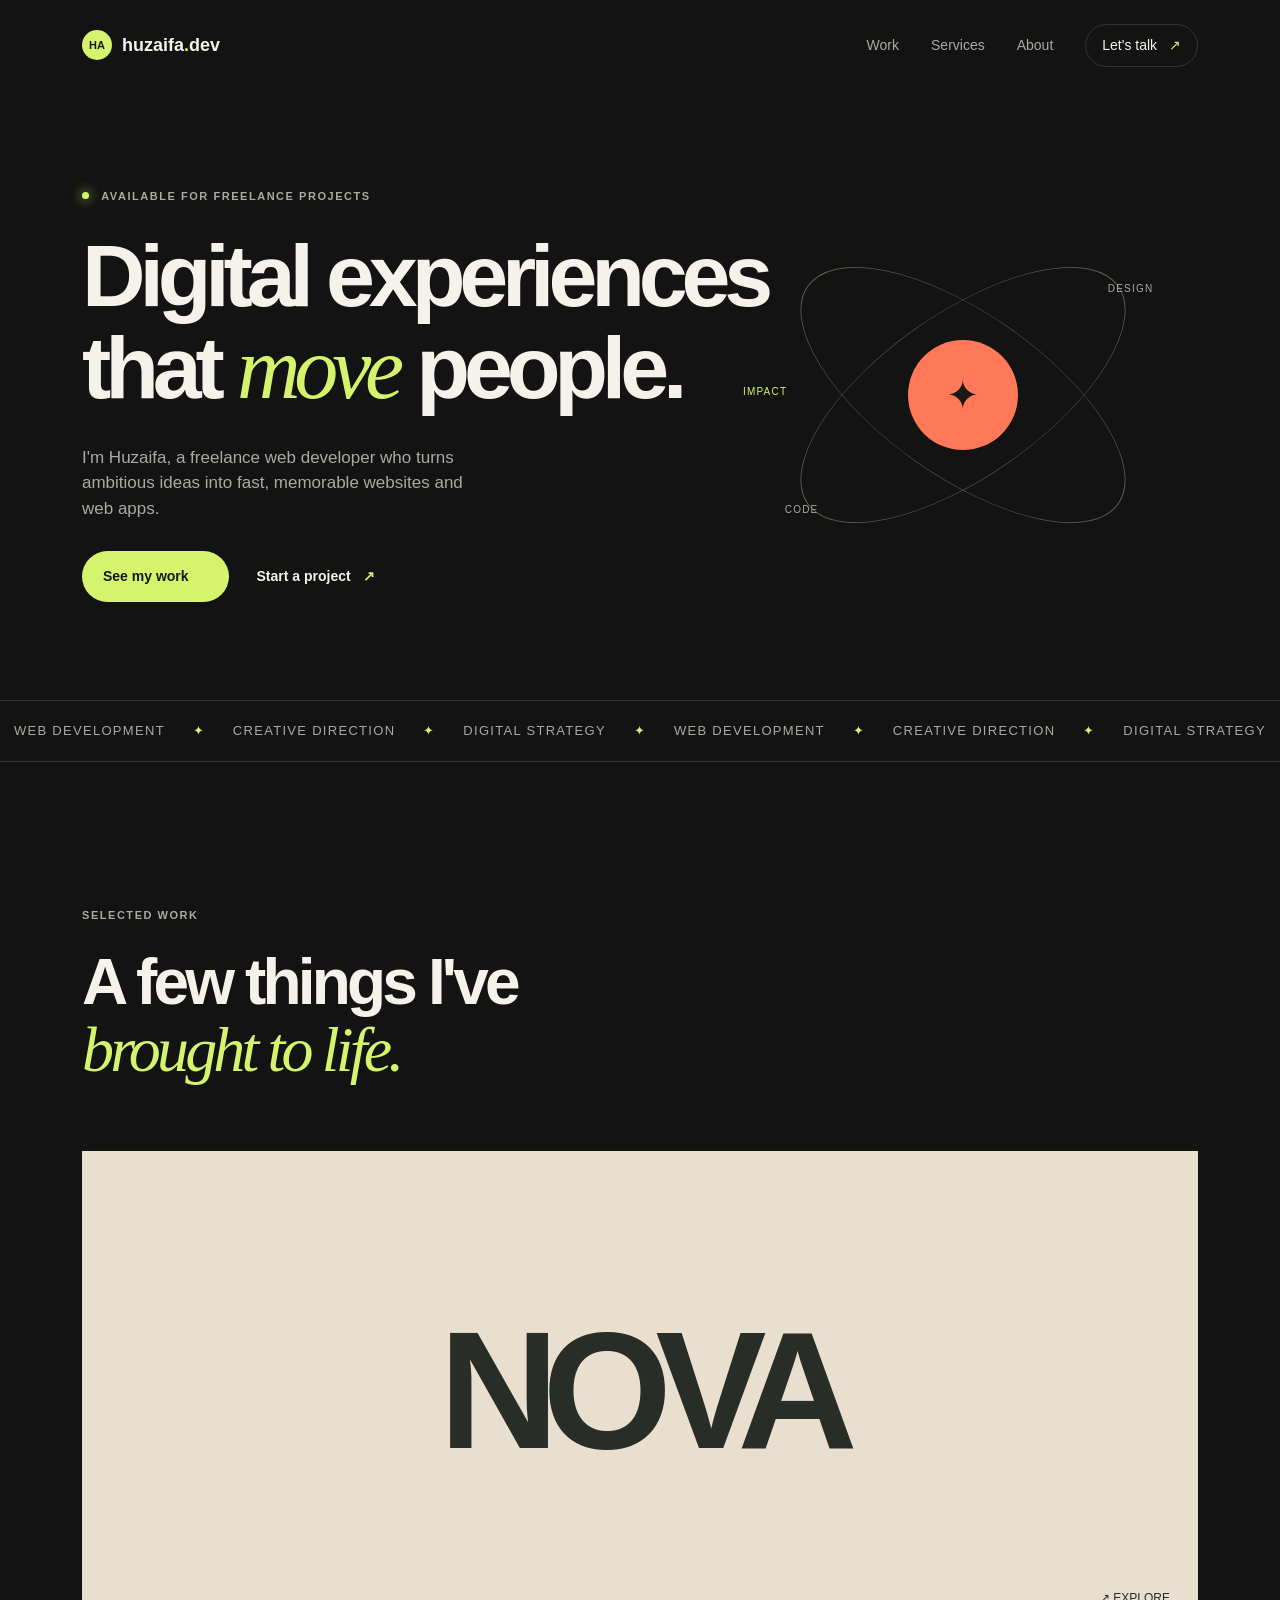
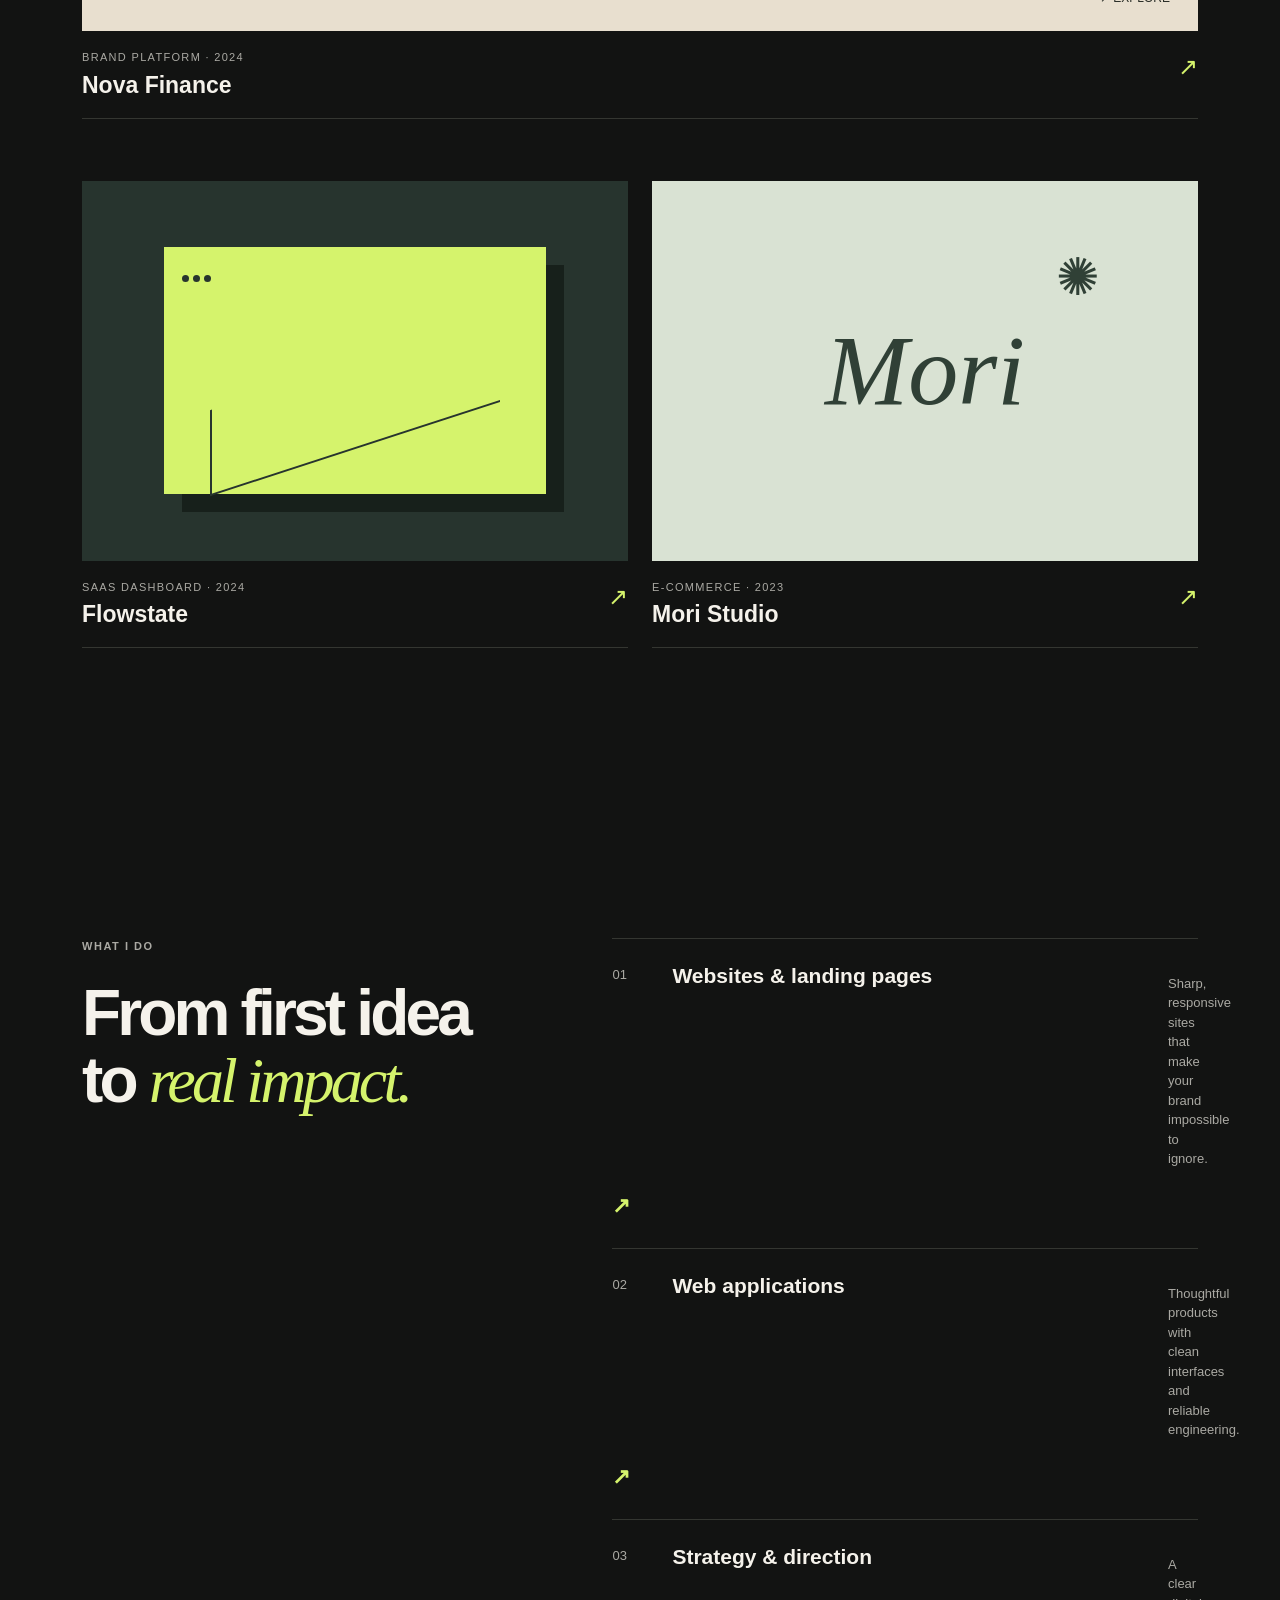
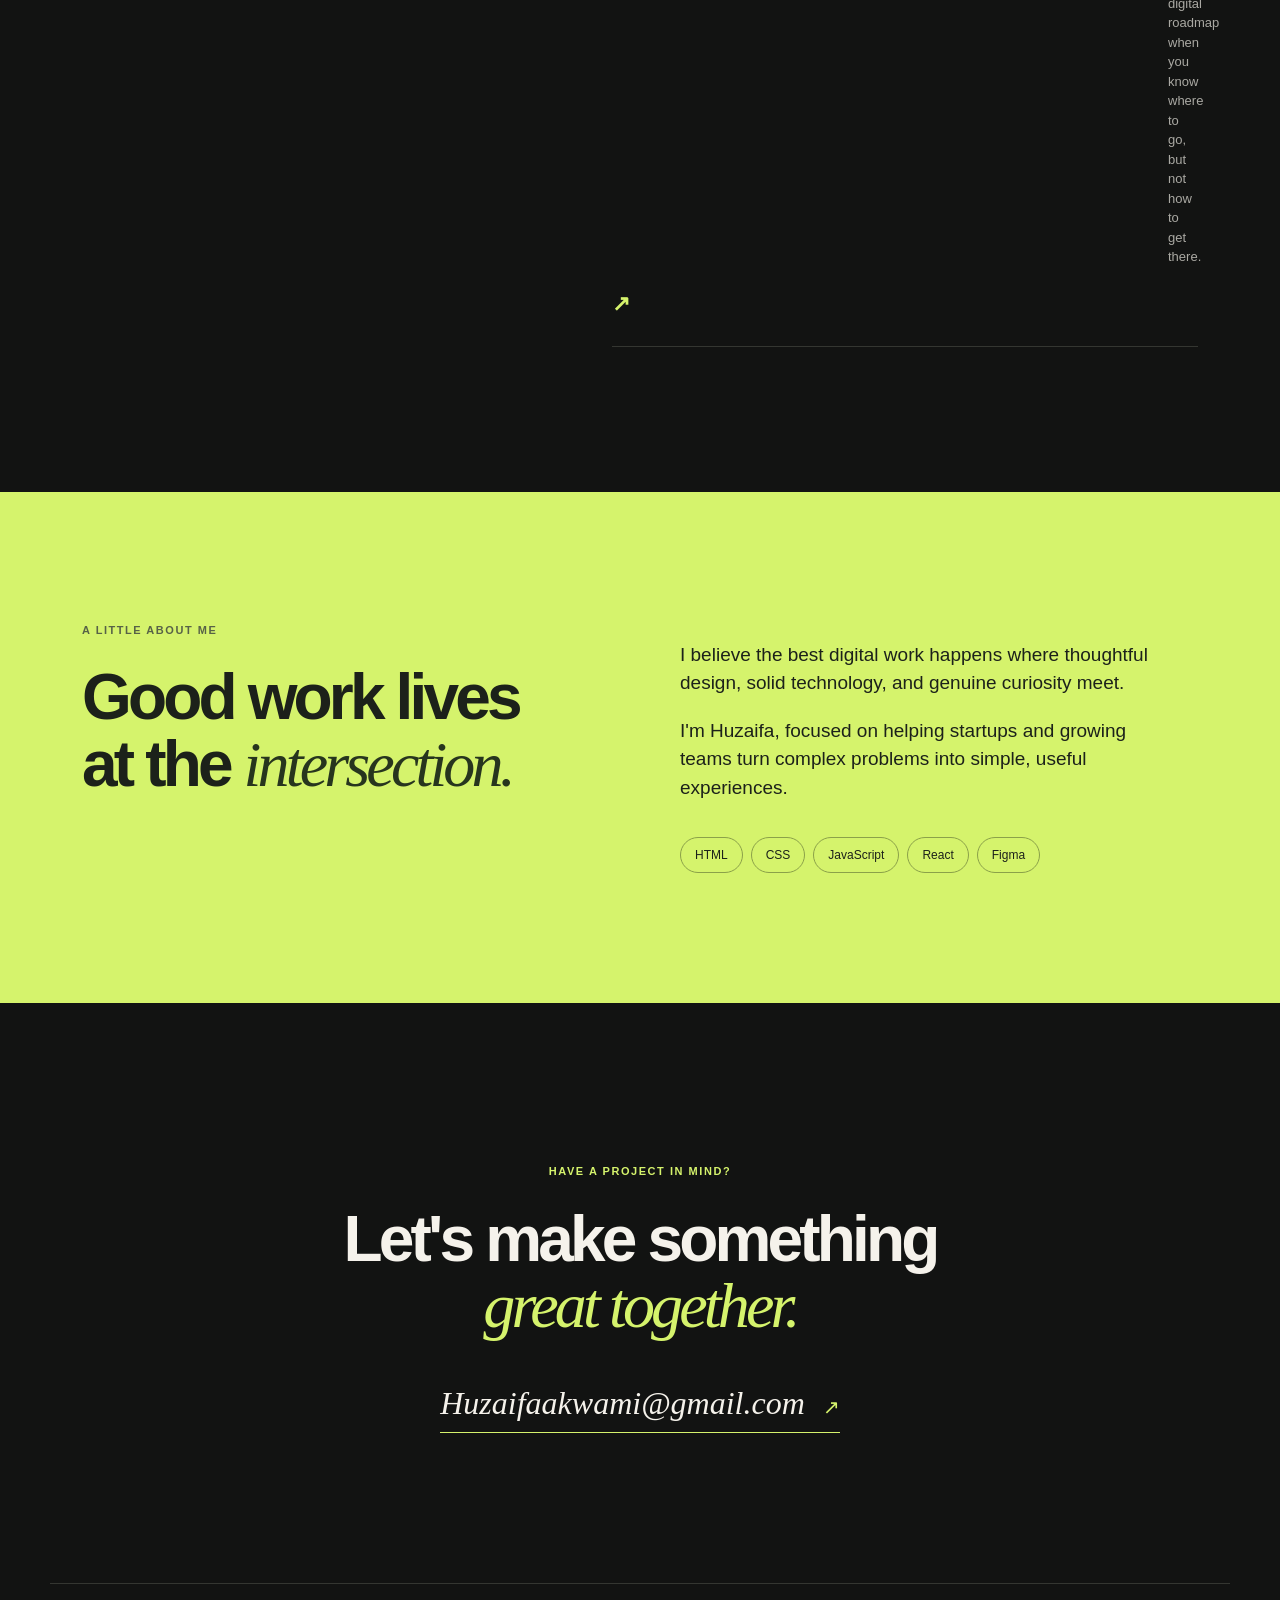
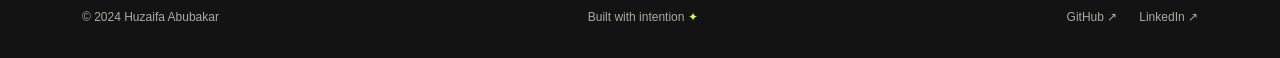
<file: index.html>
<!doctype html>
<html lang="en">
<head>
  <meta charset="UTF-8">
  <meta name="viewport" content="width=device-width, initial-scale=1.0">
  <meta name="description" content="Huzaifa Abubakar is a freelance web developer building fast, polished websites and web applications.">
  <title>Huzaifa Abubakar — Freelance Web Developer</title>
  <style>
    :root{--ink:#f5f2eb;--muted:#aaa9a3;--bg:#121312;--line:#343631;--lime:#d5f36c;--orange:#ff7958}*{box-sizing:border-box}html{scroll-behavior:smooth}body{margin:0;background:var(--bg);color:var(--ink);font-family:Arial,Helvetica,sans-serif;line-height:1.5}a{color:inherit;text-decoration:none}.section-wrap{max-width:1180px;margin:auto;padding-left:32px;padding-right:32px}.site-header{height:90px;max-width:1180px;margin:auto;padding:0 32px;display:flex;align-items:center;justify-content:space-between}.logo{display:flex;align-items:center;gap:10px;font-size:18px;font-weight:700}.logo>span{font-size:11px;background:var(--lime);color:#171814;width:30px;height:30px;display:grid;place-items:center;border-radius:50%}.logo strong span{color:var(--lime)}.nav{display:flex;align-items:center;gap:32px;color:var(--muted);font-size:14px}.nav a:hover,.text-link:hover{color:var(--ink)}.nav-cta{padding:10px 16px;border:1px solid var(--line);border-radius:30px;color:var(--ink)}.nav-cta span,.text-link span,.button span{color:var(--lime);margin-left:8px}.menu-toggle{display:none;background:none;border:0}.menu-toggle span{display:block;width:24px;height:1px;background:var(--ink);margin:6px}.hero{min-height:610px;display:flex;align-items:center;justify-content:space-between;position:relative;overflow:hidden}.eyebrow{text-transform:uppercase;letter-spacing:.14em;color:var(--muted);font-size:11px;font-weight:700;margin:0 0 26px}.status-dot{display:inline-block;background:var(--lime);width:7px;height:7px;border-radius:50%;margin:0 8px 1px 0;box-shadow:0 0 12px var(--lime)}h1,h2,h3{margin:0;line-height:1.04}h1{font-size:clamp(48px,7vw,88px);letter-spacing:-.07em;max-width:720px}h1 em,h2 em{font-family:Georgia,serif;font-weight:400;color:var(--lime)}.hero-text{max-width:410px;color:var(--muted);font-size:17px;margin:30px 0}.hero-actions{display:flex;align-items:center;gap:28px}.button{display:inline-block;padding:15px 21px;border-radius:30px;font-size:14px;font-weight:700}.button-primary{background:var(--lime);color:#171814}.text-link{font-size:14px;font-weight:700}.hero-orbit{width:380px;height:380px;position:relative;flex:none;margin-right:4%}.orbit{border:1px solid var(--line);border-radius:50%;position:absolute;inset:0}.orbit-one{transform:rotate(35deg) scaleY(.43);border-color:#5d624f}.orbit-two{transform:rotate(-35deg) scaleY(.43);border-color:#5d624f}.orbit-core{position:absolute;left:50%;top:50%;transform:translate(-50%,-50%);width:110px;height:110px;border-radius:50%;background:var(--orange);display:grid;place-items:center;font-size:40px;color:#1b1714}.orbit-label{position:absolute;font-size:10px;letter-spacing:.12em;color:var(--muted)}.label-one{top:20%;right:0}.label-two{bottom:18%;left:3%}.label-three{top:47%;left:-8%;color:var(--lime)}.marquee{border-block:1px solid var(--line);overflow:hidden;white-space:nowrap}.marquee-track{display:flex;justify-content:space-around;min-width:1050px;padding:20px 0;color:var(--muted);font-size:13px;text-transform:uppercase;letter-spacing:.1em}.marquee b{color:var(--lime);font-weight:400}.section{padding-top:145px;padding-bottom:145px}.section-heading{margin-bottom:68px}.section-heading h2,.about-section h2,.contact-section h2{font-size:clamp(40px,5vw,68px);letter-spacing:-.06em}.project-grid{display:grid;grid-template-columns:1fr 1fr;gap:62px 24px}.project-card:first-child{grid-column:span 2}.project-visual{height:380px;display:grid;place-items:center;overflow:hidden;position:relative}.project-large .project-visual{height:480px}.visual-one{background:#e8dfcf;color:#292d27}.visual-word{font-size:clamp(70px,13vw,170px);letter-spacing:-.1em;font-weight:700}.visual-ui{position:absolute;right:28px;bottom:24px;font-size:12px;text-transform:uppercase}.visual-two{background:#27342e}.dashboard{background:var(--lime);width:70%;height:65%;padding:18px;box-shadow:18px 18px 0 #17201b;position:relative}.dashboard span{display:inline-block;width:7px;height:7px;border-radius:50%;background:#27342e;margin-right:4px}.chart{position:absolute;bottom:18%;left:12%;right:12%;height:35%;border-bottom:2px solid #27342e;border-left:2px solid #27342e;transform:skewY(-18deg)}.visual-three{background:#d9e2d3;color:#304036}.sun{font-size:52px;position:absolute;top:15%;right:18%}.serif-word{font:italic 100px Georgia}.project-meta{display:flex;justify-content:space-between;padding-top:18px;border-bottom:1px solid var(--line);padding-bottom:20px}.project-type{color:var(--muted);font-size:11px;text-transform:uppercase;letter-spacing:.12em;margin:0 0 8px}.project-meta h3{font-size:23px}.arrow{color:var(--lime);font-size:24px}.services-section{display:grid;grid-template-columns:1fr 1.3fr;gap:80px}.services-list{border-top:1px solid var(--line)}.service{display:grid;grid-template-columns:40px 1fr 30px;gap:20px;align-items:start;padding:26px 0;border-bottom:1px solid var(--line)}.service>span,.service p{color:var(--muted);font-size:13px}.service h3{font-size:21px}.service p{margin:9px 0 0;max-width:300px}.service b{color:var(--lime);font-size:22px}.about-section{background:var(--lime);color:#1c211a;padding:130px 0}.about-grid{display:grid;grid-template-columns:1fr 1fr;gap:80px}.about-section .eyebrow{color:#576247}.about-section h2 em{color:#27351e}.about-copy>p{font-size:19px;max-width:470px}.stack{display:flex;flex-wrap:wrap;gap:8px;margin-top:35px}.stack span{border:1px solid #8ba149;border-radius:20px;padding:8px 14px;font-size:12px}.contact-section{text-align:center;padding-top:160px;padding-bottom:150px}.contact-section .eyebrow{color:var(--lime)}.contact-email{display:inline-block;font:clamp(20px,3vw,32px) Georgia,serif;font-style:italic;margin-top:45px;border-bottom:1px solid var(--lime);padding-bottom:10px}.contact-email span{font:20px Arial;color:var(--lime);margin-left:10px}.site-footer{border-top:1px solid var(--line);padding-top:24px;padding-bottom:32px;color:var(--muted);font-size:12px;display:flex;justify-content:space-between}.site-footer div{display:flex;gap:22px}.site-footer a:hover{color:var(--lime)}.site-footer i{color:var(--lime);font-style:normal}
    @media(max-width:800px){.site-header{height:75px}.menu-toggle{display:block}.nav{display:none;position:absolute;z-index:10;top:75px;left:0;right:0;background:var(--bg);padding:24px 32px 30px;flex-direction:column;align-items:flex-start;border-bottom:1px solid var(--line)}.nav.open{display:flex}.hero{min-height:670px;display:block;padding-top:100px}.hero-orbit{position:absolute;width:260px;height:260px;right:-80px;bottom:30px;opacity:.8}.orbit-core{width:75px;height:75px;font-size:27px}.hero-text{font-size:15px}.section{padding-top:100px;padding-bottom:100px}.project-grid{display:block}.project-card{margin-bottom:52px}.project-large .project-visual,.project-visual{height:300px}.services-section,.about-grid{display:block}.services-list{margin-top:50px}.about-section{padding:100px 0}.about-copy{margin-top:50px}.site-footer{flex-wrap:wrap;gap:16px}.site-footer>span:nth-child(2){order:3;width:100%}}
  </style>
</head>
<body>
  <header class="site-header"><a class="logo" href="#top" aria-label="Huzaifa Abubakar home"><span>HA</span><strong>huzaifa<span>.</span>dev</strong></a><button class="menu-toggle" aria-label="Toggle navigation" aria-expanded="false"><span></span><span></span></button><nav class="nav" aria-label="Main navigation"><a href="#work">Work</a><a href="#services">Services</a><a href="#about">About</a><a class="nav-cta" href="#contact">Let's talk <span>↗</span></a></nav></header>
  <main id="top">
    <section class="hero section-wrap"><div class="hero-copy"><p class="eyebrow"><span class="status-dot"></span> Available for freelance projects</p><h1>Digital experiences<br>that <em>move</em> people.</h1><p class="hero-text">I'm Huzaifa, a freelance web developer who turns ambitious ideas into fast, memorable websites and web apps.</p><div class="hero-actions"><a class="button button-primary" href="#work">See my work <span>↓</span></a><a class="text-link" href="#contact">Start a project <span>↗</span></a></div></div><div class="hero-orbit" aria-hidden="true"><div class="orbit orbit-one"></div><div class="orbit orbit-two"></div><div class="orbit-core">✦</div><span class="orbit-label label-one">DESIGN</span><span class="orbit-label label-two">CODE</span><span class="orbit-label label-three">IMPACT</span></div></section>
    <div class="marquee"><div class="marquee-track"><span>Web development</span><b>✦</b><span>Creative direction</span><b>✦</b><span>Digital strategy</span><b>✦</b><span>Web development</span><b>✦</b><span>Creative direction</span><b>✦</b><span>Digital strategy</span></div></div>
    <section id="work" class="section-wrap section"><div class="section-heading"><p class="eyebrow">Selected work</p><h2>A few things I've<br><em>brought to life.</em></h2></div><div class="project-grid"><article class="project-card project-large"><div class="project-visual visual-one"><span class="visual-word">NOVA</span><span class="visual-ui">↗ explore</span></div><div class="project-meta"><div><p class="project-type">Brand platform · 2024</p><h3>Nova Finance</h3></div><span class="arrow">↗</span></div></article><article class="project-card"><div class="project-visual visual-two"><div class="dashboard"><span></span><span></span><span></span><div class="chart"></div></div></div><div class="project-meta"><div><p class="project-type">SaaS dashboard · 2024</p><h3>Flowstate</h3></div><span class="arrow">↗</span></div></article><article class="project-card"><div class="project-visual visual-three"><span class="sun">✺</span><span class="serif-word">Mori</span></div><div class="project-meta"><div><p class="project-type">E-commerce · 2023</p><h3>Mori Studio</h3></div><span class="arrow">↗</span></div></article></div></section>
    <section id="services" class="section-wrap section services-section"><div class="section-heading"><p class="eyebrow">What I do</p><h2>From first idea<br>to <em>real impact.</em></h2></div><div class="services-list"><div class="service"><span>01</span><h3>Websites &amp; landing pages</h3><p>Sharp, responsive sites that make your brand impossible to ignore.</p><b>↗</b></div><div class="service"><span>02</span><h3>Web applications</h3><p>Thoughtful products with clean interfaces and reliable engineering.</p><b>↗</b></div><div class="service"><span>03</span><h3>Strategy &amp; direction</h3><p>A clear digital roadmap when you know where to go, but not how to get there.</p><b>↗</b></div></div></section>
    <section id="about" class="about-section"><div class="section-wrap about-grid"><div><p class="eyebrow">A little about me</p><h2>Good work lives<br>at the <em>intersection.</em></h2></div><div class="about-copy"><p>I believe the best digital work happens where thoughtful design, solid technology, and genuine curiosity meet.</p><p>I'm Huzaifa, focused on helping startups and growing teams turn complex problems into simple, useful experiences.</p><div class="stack"><span>HTML</span><span>CSS</span><span>JavaScript</span><span>React</span><span>Figma</span></div></div></div></section>
    <section id="contact" class="contact-section section-wrap"><p class="eyebrow">Have a project in mind?</p><h2>Let's make something<br><em>great together.</em></h2><a class="contact-email" href="mailto:Huzaifaakwami@gmail.com">Huzaifaakwami@gmail.com <span>↗</span></a></section>
  </main>
  <footer class="site-footer section-wrap"><span>© 2024 Huzaifa Abubakar</span><span>Built with intention <i>✦</i></span><div><a href="https://github.com/Khuxaeper1105" target="_blank" rel="noreferrer">GitHub ↗</a><a href="https://www.linkedin.com/" target="_blank" rel="noreferrer">LinkedIn ↗</a></div></footer>
  <script>const toggle=document.querySelector('.menu-toggle'),nav=document.querySelector('.nav');toggle.addEventListener('click',()=>{const open=nav.classList.toggle('open');toggle.setAttribute('aria-expanded',open)});document.querySelectorAll('.nav a').forEach(link=>link.addEventListener('click',()=>{nav.classList.remove('open');toggle.setAttribute('aria-expanded','false')}));</script>
</body>
</html>
</file>
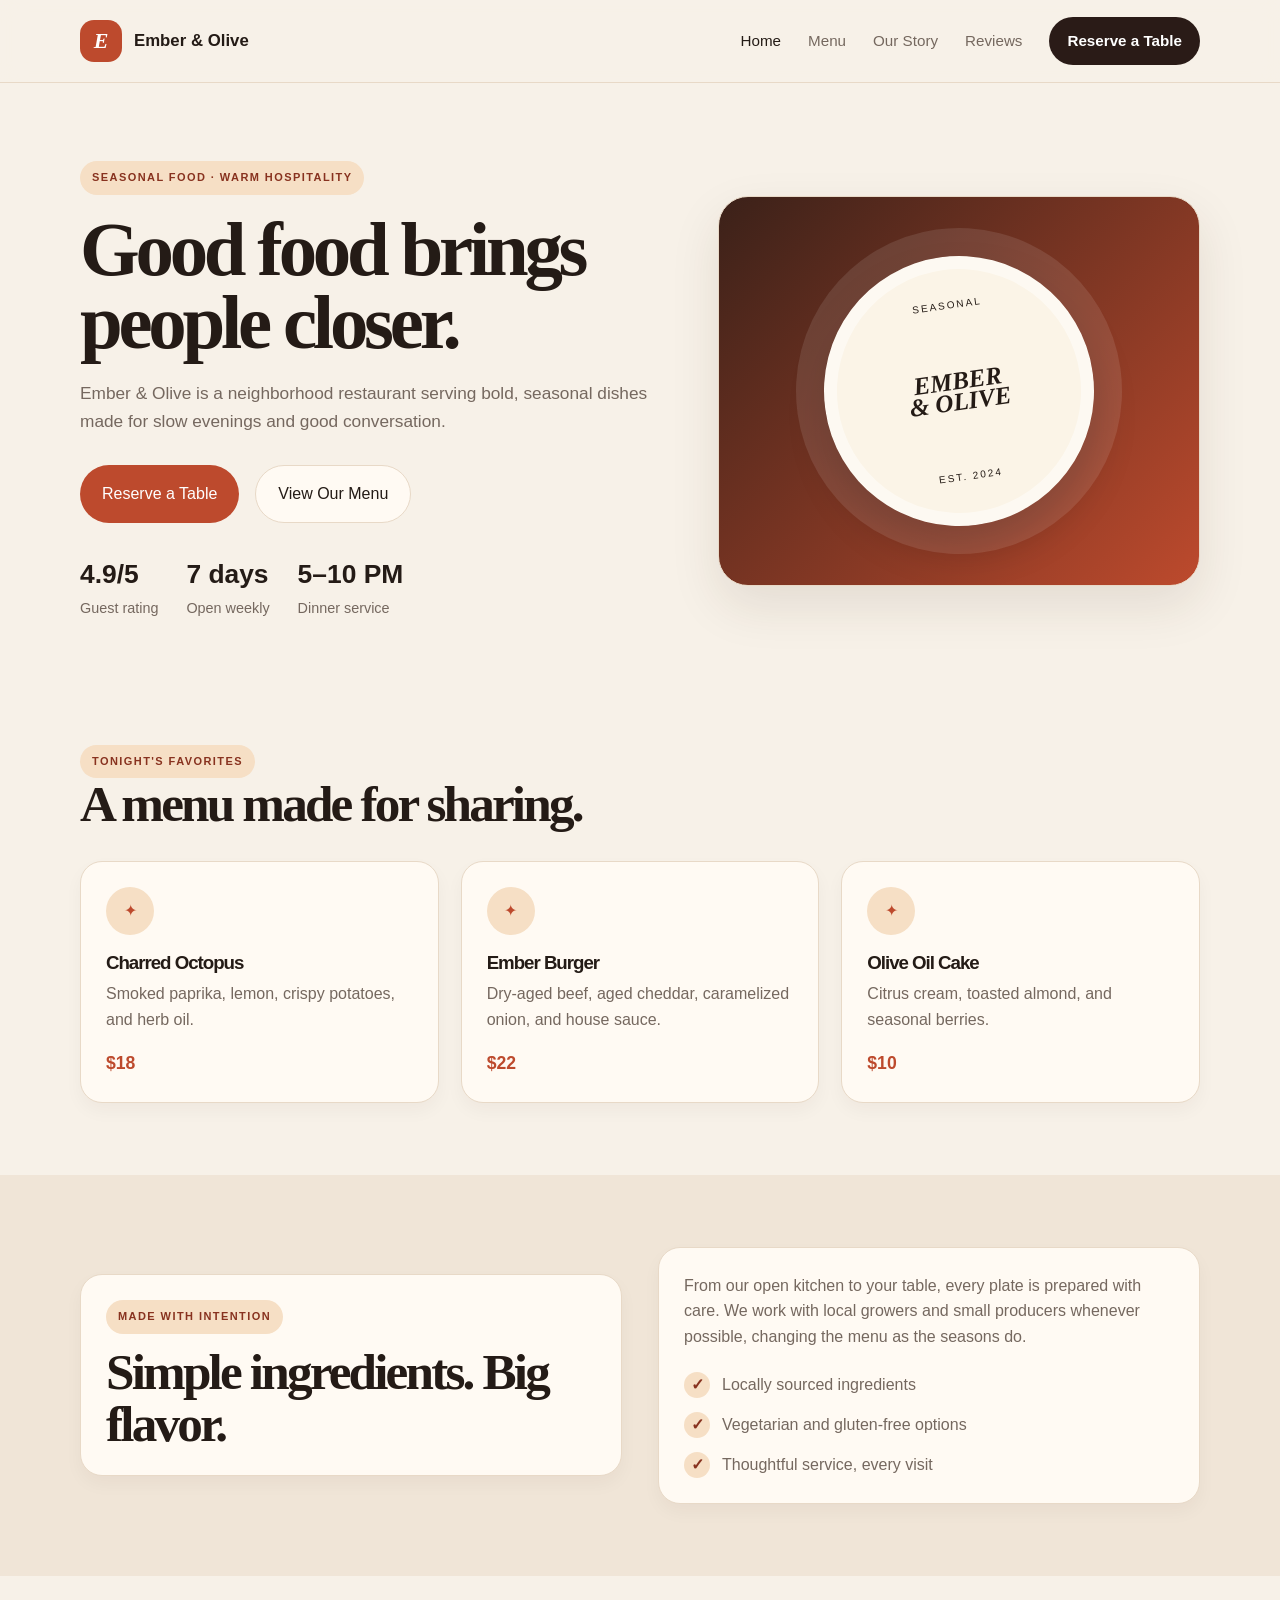
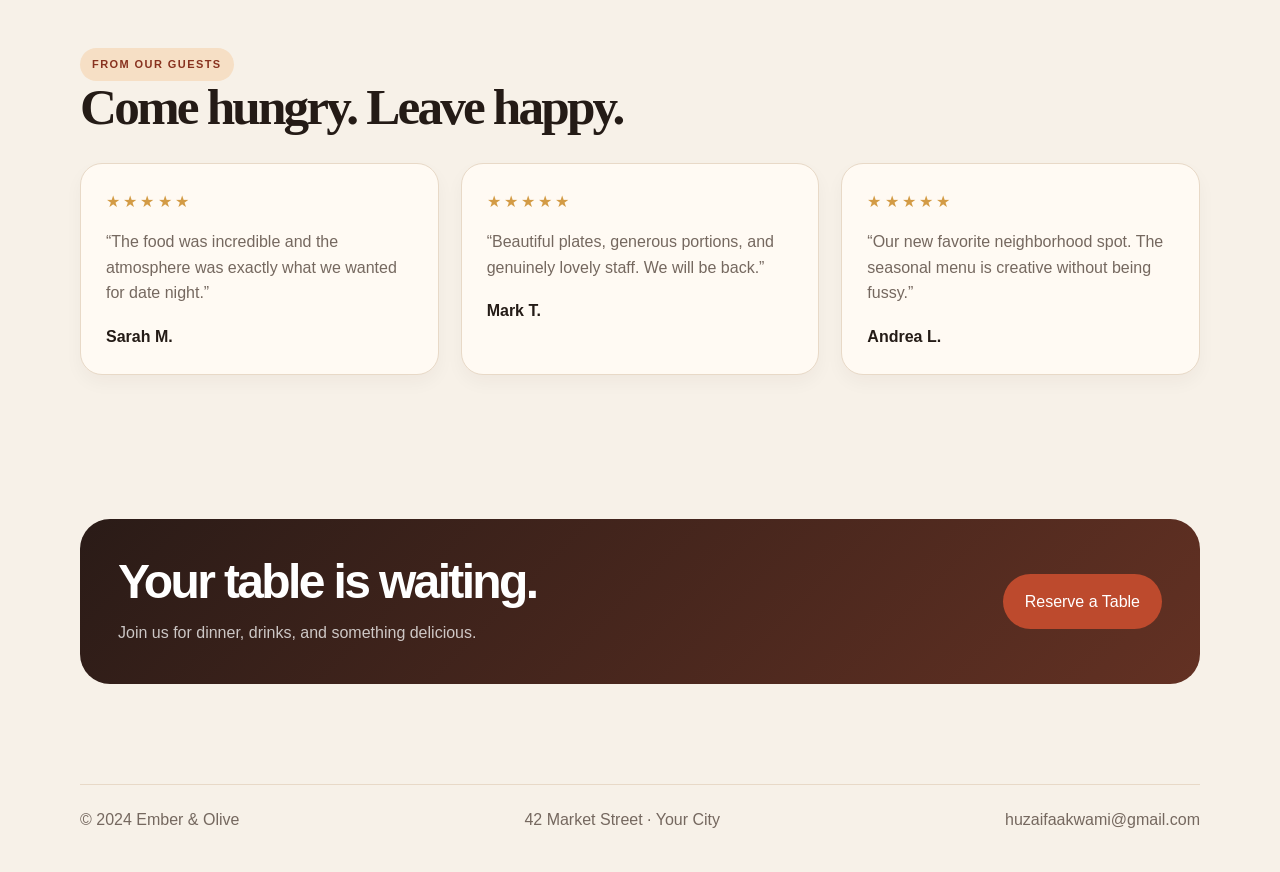
<file: projects/business-landing-page/index.html>
<!doctype html>
<html lang="en">
  <head>
    <meta charset="UTF-8" />
    <meta name="viewport" content="width=device-width,initial-scale=1" />
    <meta name="description" content="Ember & Olive is a modern neighborhood restaurant serving seasonal food, craft drinks, and warm hospitality." />
    <title>Ember & Olive | Modern Neighborhood Restaurant</title>
    <style>
      :root { --bg:#f7f1e8; --panel:#fffaf3; --ink:#241b16; --muted:#75685f; --line:#e8d9c7; --accent:#bd4a2d; --accent-dark:#88321f; --gold:#d39b45; --dark:#2a1b17; --shadow:0 20px 50px rgba(58,35,20,.1); }
      *{box-sizing:border-box} html{scroll-behavior:smooth} body{margin:0;background:var(--bg);color:var(--ink);font-family:Arial,Helvetica,sans-serif;line-height:1.6} a{color:inherit;text-decoration:none} .container{width:min(1120px,calc(100% - 32px));margin:auto} .site-header{position:sticky;top:0;z-index:20;background:rgba(247,241,232,.92);backdrop-filter:blur(12px);border-bottom:1px solid var(--line)} .header-inner{height:82px;display:flex;align-items:center;justify-content:space-between}.brand{display:flex;align-items:center;gap:12px;font-weight:700;font-size:1.05rem}.brand-mark{width:42px;height:42px;border-radius:14px;background:var(--accent);color:#fff;display:grid;place-items:center;font:italic 700 22px Georgia,serif}.nav{display:flex;align-items:center;gap:27px;color:var(--muted);font-size:.95rem}.nav a:hover,.nav a.active{color:var(--ink)}.nav-cta{background:var(--dark);color:#fff!important;padding:12px 18px;border-radius:999px;font-weight:700}.eyebrow{display:inline-block;background:#f6dfc5;color:var(--accent-dark);font-weight:700;font-size:11px;letter-spacing:.13em;text-transform:uppercase;padding:8px 12px;border-radius:999px}.hero{padding:78px 0 52px}.hero-grid{display:grid;grid-template-columns:1.1fr .9fr;gap:48px;align-items:center}h1,h2,h3{margin:0;line-height:1.06;letter-spacing:-.055em}h1{font:700 clamp(2.8rem,6vw,5rem)/.96 Georgia,serif;margin-top:18px}h2{font:700 clamp(2rem,4vw,3.2rem)/1.02 Georgia,serif}p{margin:0}.lead{color:var(--muted);font-size:1.08rem;max-width:600px;margin-top:20px}.hero-actions{display:flex;gap:16px;margin-top:30px;flex-wrap:wrap}.button{display:inline-flex;align-items:center;justify-content:center;padding:15px 22px;border-radius:999px;font-weight:700;border:0;cursor:pointer;font:inherit}.button-primary{background:var(--accent);color:#fff}.button-primary:hover{background:var(--accent-dark)}.button-secondary{border:1px solid var(--line);background:var(--panel)}.hero-stats{display:flex;gap:28px;margin-top:30px;flex-wrap:wrap}.stat strong{display:block;font-size:1.65rem}.stat span{font-size:.9rem;color:var(--muted)}.hero-visual{min-height:390px;border:1px solid var(--line);border-radius:30px;box-shadow:var(--shadow);display:grid;place-items:center;overflow:hidden}.food-visual{background:radial-gradient(circle at 50% 45%,#efc278 0 8%,transparent 8.5%),radial-gradient(circle at 45% 55%,#b94b2e 0 13%,transparent 13.5%),radial-gradient(circle at 62% 55%,#6c7b35 0 11%,transparent 11.5%),linear-gradient(135deg,#3b2119,#bd4a2d)}.plate{width:270px;height:270px;border-radius:50%;background:#fbf4e7;border:13px solid rgba(255,255,255,.45);box-shadow:0 0 0 28px rgba(255,255,255,.1),0 24px 40px rgba(0,0,0,.2);display:grid;place-items:center;text-align:center;transform:rotate(-8deg)}.plate strong{font:italic 700 25px Georgia,serif;line-height:.85}.plate span,.plate small{font-size:10px;letter-spacing:.2em;text-transform:uppercase}section{padding:72px 0}.section-heading{margin-bottom:30px}.service-list,.reviews,.promise-grid{display:grid;grid-template-columns:repeat(3,minmax(0,1fr));gap:22px}.service-card,.review,.feature-box,.promise-card,.contact-panel,.story-panel{background:var(--panel);border:1px solid var(--line);border-radius:22px;padding:25px;box-shadow:0 8px 18px rgba(58,35,20,.04)}.dish-icon{width:48px;height:48px;border-radius:50%;background:#f6dfc5;color:var(--accent);display:grid;place-items:center;margin-bottom:18px}.service-card h3,.feature-box h3,.promise-card h3{margin-bottom:9px}.service-card p,.review p,.feature-box p,.promise-card p,.story-panel p,.faq-item p{color:var(--muted);margin:0}.price{display:block;color:var(--accent);font-size:1.1rem;margin-top:16px}.section-light{background:#f0e5d7}.about-grid{display:grid;grid-template-columns:1fr 1fr;gap:36px;align-items:center}.feature-list{display:grid;gap:14px;margin-top:22px}.feature-item{display:flex;align-items:center;gap:12px;color:var(--muted)}.check{width:26px;height:26px;border-radius:50%;background:#f6dfc5;display:grid;place-items:center;color:var(--accent-dark);font-weight:700;flex:none}.stars{color:var(--gold);letter-spacing:.2em;margin-bottom:14px}.review strong{display:block;margin-top:18px}.cta{background:linear-gradient(135deg,#2a1b17,#633123);color:#fff;border-radius:30px;padding:38px}.cta-inner{display:flex;align-items:center;justify-content:space-between;gap:22px;flex-wrap:wrap}.cta h3{font-size:clamp(2rem,4vw,3rem);margin-bottom:12px}.cta p{margin:0;color:rgba(255,255,255,.75)}.site-footer{padding:28px 0 40px;color:var(--muted)}.footer-inner{border-top:1px solid var(--line);padding-top:22px;display:flex;justify-content:space-between;gap:20px;flex-wrap:wrap}@media(max-width:900px){.hero-grid,.about-grid,.service-list,.reviews{grid-template-columns:1fr}.nav{display:none}.hero-visual{min-height:320px}}
    </style>
  </head>
  <body>
    <header class="site-header">
      <div class="container header-inner">
        <a class="brand" href="#top" aria-label="Ember & Olive home"><span class="brand-mark">E</span><span>Ember &amp; Olive</span></a>
        <nav class="nav" aria-label="Main navigation">
          <a class="active" href="#top">Home</a>
          <a href="#menu">Menu</a>
          <a href="#story">Our Story</a>
          <a href="#reviews">Reviews</a>
          <a class="nav-cta" href="#contact">Reserve a Table</a>
        </nav>
      </div>
    </header>

    <main id="top">
      <section class="hero">
        <div class="container hero-grid">
          <div>
            <span class="eyebrow">Seasonal food · warm hospitality</span>
            <h1>Good food brings people closer.</h1>
            <p class="lead">Ember &amp; Olive is a neighborhood restaurant serving bold, seasonal dishes made for slow evenings and good conversation.</p>
            <div class="hero-actions">
              <a class="button button-primary" href="#contact">Reserve a Table</a>
              <a class="button button-secondary" href="#menu">View Our Menu</a>
            </div>
            <div class="hero-stats">
              <div class="stat"><strong>4.9/5</strong><span>Guest rating</span></div>
              <div class="stat"><strong>7 days</strong><span>Open weekly</span></div>
              <div class="stat"><strong>5–10 PM</strong><span>Dinner service</span></div>
            </div>
          </div>

          <div class="hero-visual food-visual" aria-label="Restaurant illustration">
            <div class="plate"><span>seasonal</span><strong>EMBER<br>&amp; OLIVE</strong><small>EST. 2024</small></div>
          </div>
        </div>
      </section>

      <section id="menu">
        <div class="container">
          <div class="section-heading">
            <span class="eyebrow">Tonight's favorites</span>
            <h2>A menu made for sharing.</h2>
          </div>
          <div class="service-list">
            <article class="service-card">
              <div class="dish-icon">✦</div>
              <h3>Charred Octopus</h3>
              <p>Smoked paprika, lemon, crispy potatoes, and herb oil.</p>
              <strong class="price">$18</strong>
            </article>
            <article class="service-card">
              <div class="dish-icon">✦</div>
              <h3>Ember Burger</h3>
              <p>Dry-aged beef, aged cheddar, caramelized onion, and house sauce.</p>
              <strong class="price">$22</strong>
            </article>
            <article class="service-card">
              <div class="dish-icon">✦</div>
              <h3>Olive Oil Cake</h3>
              <p>Citrus cream, toasted almond, and seasonal berries.</p>
              <strong class="price">$10</strong>
            </article>
          </div>
        </div>
      </section>

      <section class="section-light" id="story">
        <div class="container about-grid">
          <div class="story-panel">
            <span class="eyebrow">Made with intention</span>
            <h2 style="margin-top:12px;">Simple ingredients. Big flavor.</h2>
          </div>
          <div class="story-panel">
            <p>From our open kitchen to your table, every plate is prepared with care. We work with local growers and small producers whenever possible, changing the menu as the seasons do.</p>
            <div class="feature-list">
              <div class="feature-item"><span class="check">✓</span><span>Locally sourced ingredients</span></div>
              <div class="feature-item"><span class="check">✓</span><span>Vegetarian and gluten-free options</span></div>
              <div class="feature-item"><span class="check">✓</span><span>Thoughtful service, every visit</span></div>
            </div>
          </div>
        </div>
      </section>

      <section id="reviews">
        <div class="container">
          <div class="section-heading">
            <span class="eyebrow">From our guests</span>
            <h2>Come hungry. Leave happy.</h2>
          </div>
          <div class="reviews">
            <article class="review">
              <div class="stars">★★★★★</div>
              <p>“The food was incredible and the atmosphere was exactly what we wanted for date night.”</p>
              <strong>Sarah M.</strong>
            </article>
            <article class="review">
              <div class="stars">★★★★★</div>
              <p>“Beautiful plates, generous portions, and genuinely lovely staff. We will be back.”</p>
              <strong>Mark T.</strong>
            </article>
            <article class="review">
              <div class="stars">★★★★★</div>
              <p>“Our new favorite neighborhood spot. The seasonal menu is creative without being fussy.”</p>
              <strong>Andrea L.</strong>
            </article>
          </div>
        </div>
      </section>

      <section id="contact">
        <div class="container cta">
          <div class="cta-inner">
            <div>
              <h3>Your table is waiting.</h3>
              <p>Join us for dinner, drinks, and something delicious.</p>
            </div>
            <a class="button button-primary" href="mailto:huzaifaakwami@gmail.com">Reserve a Table</a>
          </div>
        </div>
      </section>
    </main>

    <footer class="site-footer">
      <div class="container footer-inner">
        <span>© 2024 Ember &amp; Olive</span>
        <span>42 Market Street · Your City</span>
        <span>huzaifaakwami@gmail.com</span>
      </div>
    </footer>
  </body>
</html>
</file>
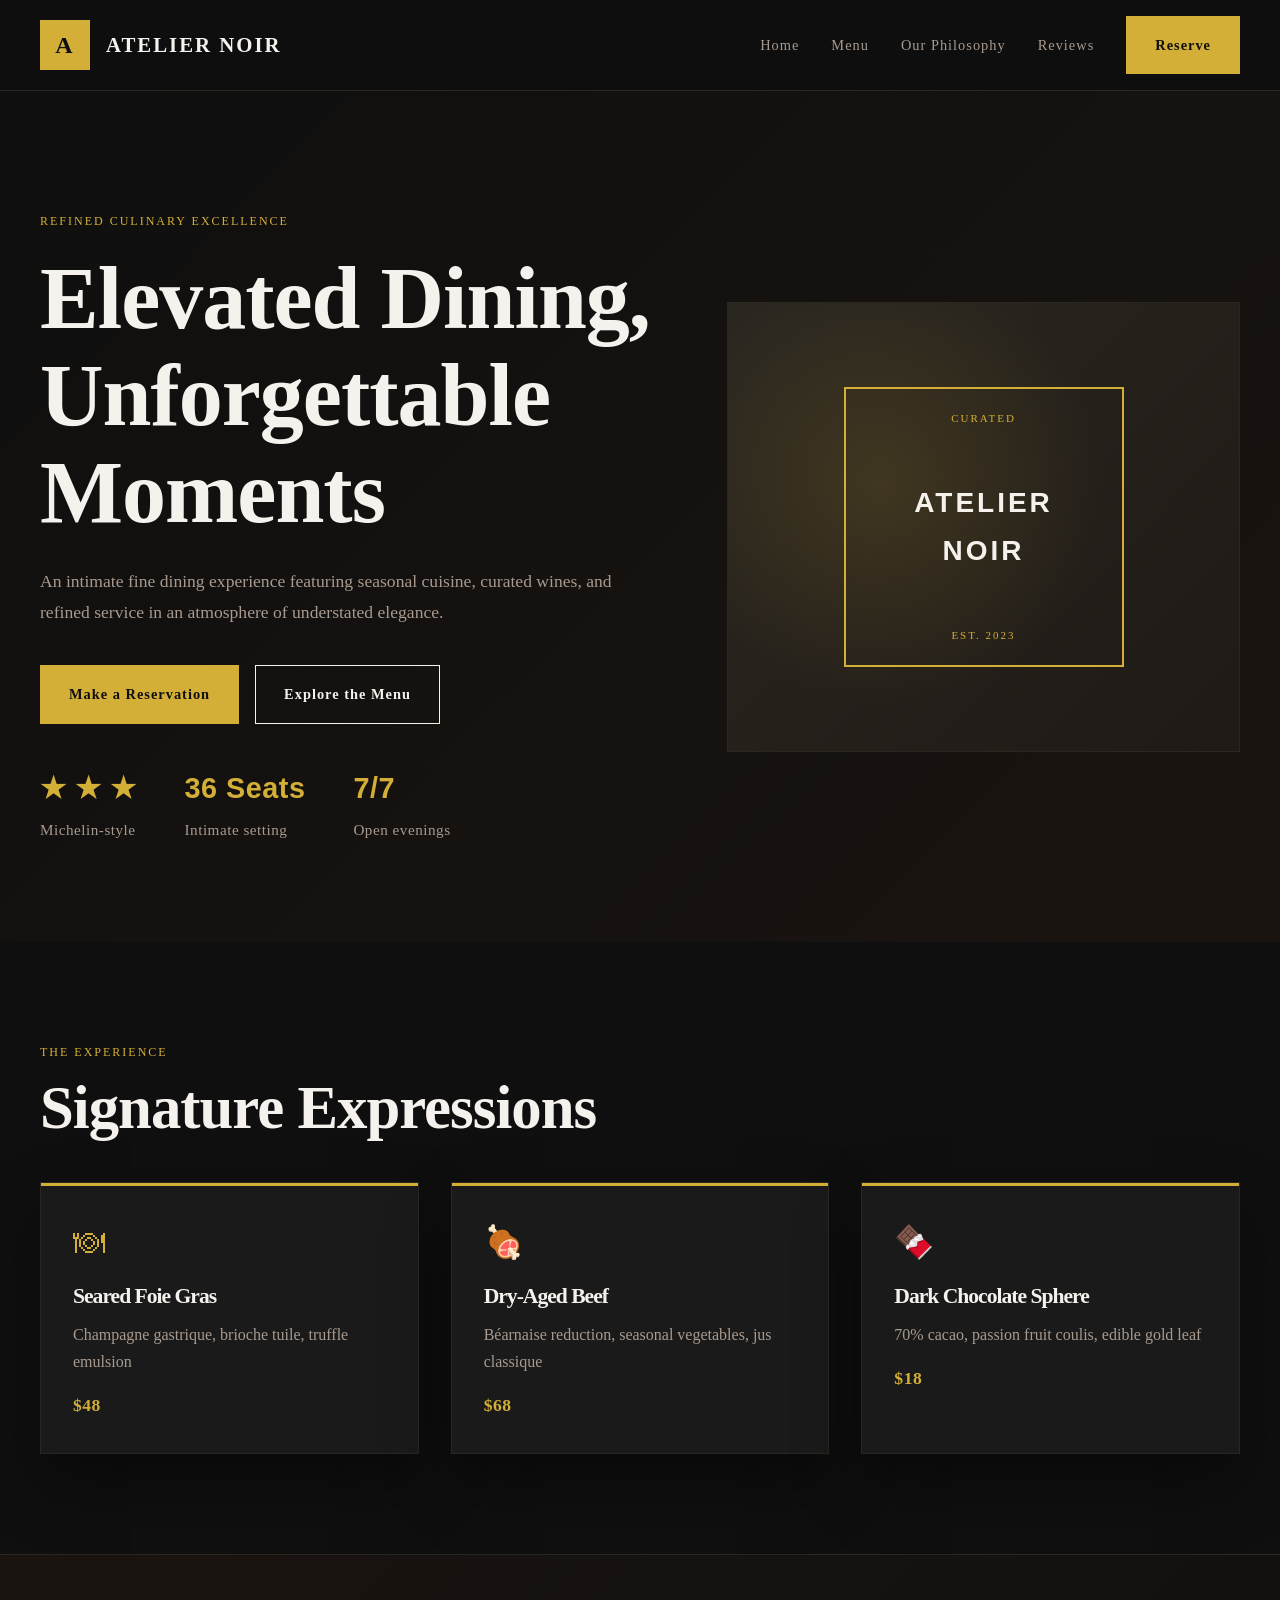
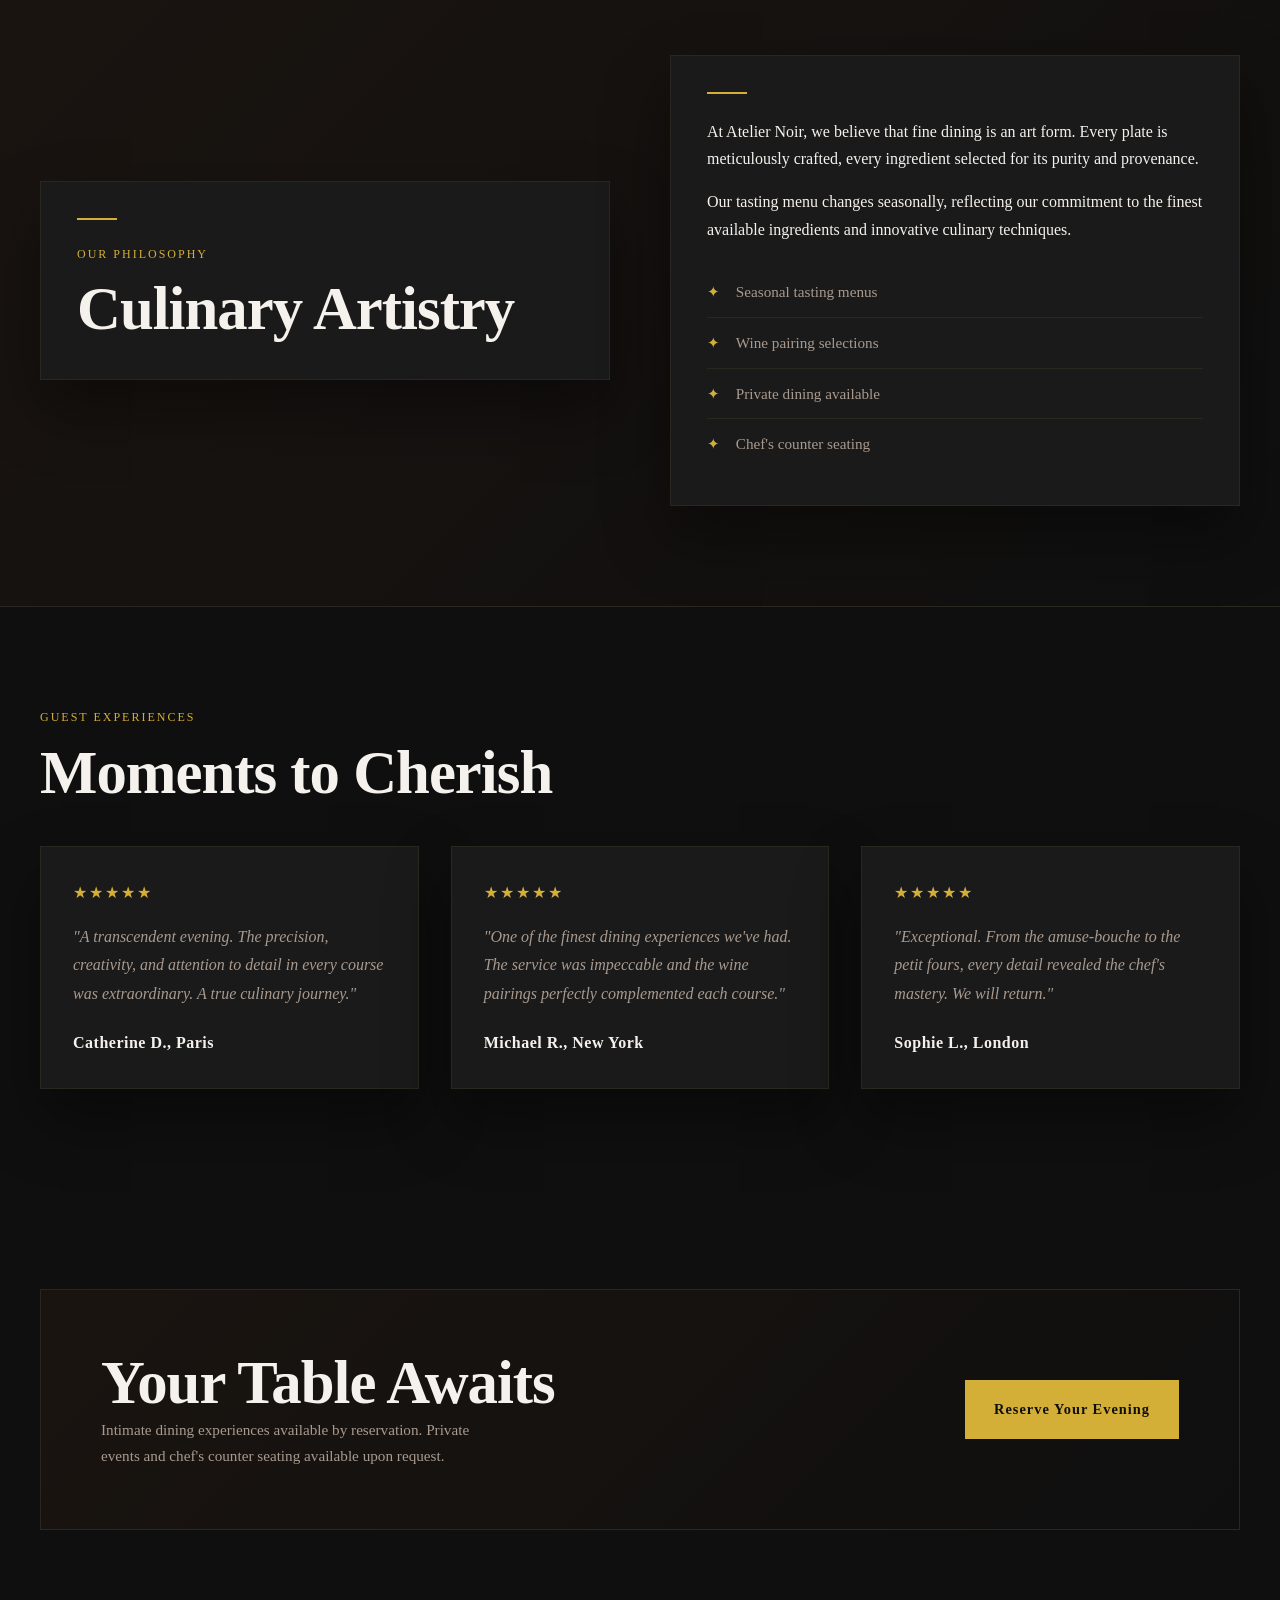
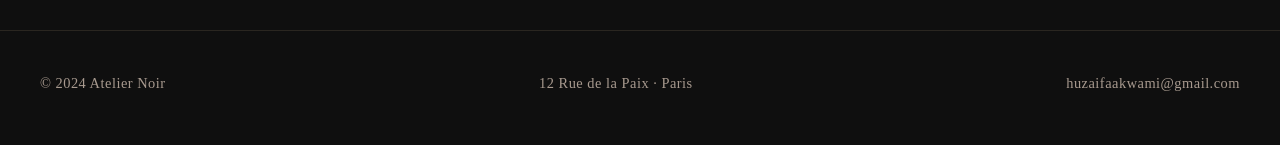
<file: projects/luxury-restaurant/index.html>
<!doctype html>
<html lang="en">
<head>
  <meta charset="UTF-8">
  <meta name="viewport" content="width=device-width,initial-scale=1">
  <meta name="description" content="Atelier Noir offers refined fine dining with elevated seasonal cuisine and exceptional hospitality.">
  <title>Atelier Noir | Fine Dining</title>
  <style>
    :root{
      --bg:#0f0f0f;
      --panel:#1a1a1a;
      --ink:#f5f1ed;
      --muted:#a89a8f;
      --line:#2a2620;
      --accent:#d4af37;
      --accent-dark:#c9a227;
      --gold:#e8d4a8;
      --cream:#f5f1ed;
      --shadow:0 30px 60px rgba(0,0,0,.4);
    }
    *{box-sizing:border-box}
    html{scroll-behavior:smooth}
    body{
      margin:0;
      font-family:'Georgia', serif;
      background:var(--bg);
      color:var(--ink);
      line-height:1.7;
    }
    a{text-decoration:none;color:inherit}
    img{max-width:100%;display:block}
    .container{width:min(1200px,calc(100% - 48px));margin:0 auto}
    .site-header{
      position:sticky;top:0;z-index:20;
      background:rgba(15,15,15,.98);
      border-bottom:1px solid var(--line);
      backdrop-filter:blur(12px);
    }
    .nav-wrap{
      display:flex;align-items:center;justify-content:space-between;height:90px;
    }
    .brand{
      display:flex;align-items:center;gap:16px;font-weight:700;font-size:1.3rem;
      letter-spacing:2px;
    }
    .brand-mark{
      width:50px;height:50px;border-radius:0;
      background:var(--accent);color:var(--bg);
      display:grid;place-items:center;
      font:700 24px 'Georgia', serif;
    }
    nav{
      display:flex;gap:32px;align-items:center;color:var(--muted);
      font-size:0.9rem;letter-spacing:1px;
    }
    nav a:hover{color:var(--accent)}
    .button{
      display:inline-flex;align-items:center;justify-content:center;
      border-radius:0;padding:16px 28px;font-weight:700;
      border:1px solid;cursor:pointer;text-decoration:none;
      font-family:'Georgia', serif;font-size:0.9rem;
      letter-spacing:1px;
    }
    .button-primary{
      background:var(--accent);color:var(--bg);border-color:var(--accent);
    }
    .button-primary:hover{
      background:var(--accent-dark);border-color:var(--accent-dark);
    }
    .button-light{
      background:transparent;border-color:var(--ink);color:var(--ink);
    }
    .button-light:hover{
      background:var(--ink);color:var(--bg);
    }
    .eyebrow{
      display:block;color:var(--accent);font-size:0.75rem;
      letter-spacing:2px;text-transform:uppercase;margin-bottom:12px;
    }
    .hero{
      padding:120px 0 100px;
      background:linear-gradient(135deg, #0f0f0f 0%, #1a1410 100%);
    }
    .hero-grid{
      display:grid;grid-template-columns:1.1fr 0.9fr;gap:60px;align-items:center;
    }
    h1,h2,h3{margin:0;line-height:1.1;letter-spacing:-1px}
    h1{
      font-size:clamp(3.2rem, 8vw, 5.5rem);
      font-weight:700;margin-top:20px;
    }
    h2{
      font-size:clamp(2.2rem, 5vw, 3.8rem);
      font-weight:700;
    }
    h3{
      font-size:1.4rem;font-weight:700;
    }
    .lead{
      max-width:580px;color:var(--muted);font-size:1.1rem;
      margin-top:24px;line-height:1.8;
    }
    .actions{
      display:flex;gap:16px;flex-wrap:wrap;margin-top:36px;
    }
    .stats{
      display:flex;gap:48px;flex-wrap:wrap;margin-top:40px;color:var(--muted);
      font-size:0.95rem;letter-spacing:0.5px;
    }
    .stats strong{
      display:block;color:var(--accent);font-size:1.8rem;margin-bottom:4px;
      font-family:'Arial', sans-serif;
    }
    .hero-art{
      min-height:450px;background:linear-gradient(135deg, #2a2620 0%, #1f1a15 100%);
      border:1px solid var(--line);display:grid;place-items:center;
      position:relative;overflow:hidden;
    }
    .hero-art::before{
      content:'';position:absolute;inset:0;
      background:radial-gradient(circle at 30% 40%, rgba(212,175,55,0.15) 0%, transparent 50%);
    }
    .plate-luxury{
      width:280px;height:280px;border:2px solid var(--accent);
      display:grid;place-items:center;text-align:center;
      position:relative;z-index:1;
    }
    .plate-luxury small{
      font-size:11px;letter-spacing:2px;text-transform:uppercase;
      color:var(--accent);
    }
    .plate-luxury b{
      font-size:28px;font-family:'Arial', sans-serif;font-weight:700;
      margin:12px 0;letter-spacing:3px;
    }
    section{padding:100px 0}
    .section-head{margin-bottom:40px}
    .cards-luxury{
      display:grid;grid-template-columns:repeat(3, minmax(0,1fr));gap:32px;
    }
    .card-luxury{
      background:var(--panel);border:1px solid var(--line);
      padding:32px;box-shadow:var(--shadow);
      border-radius:0;position:relative;
    }
    .card-luxury::before{
      content:'';position:absolute;top:0;left:0;right:0;height:3px;
      background:var(--accent);
    }
    .dish-icon-lux{
      font-size:2rem;margin-bottom:16px;color:var(--accent);
    }
    .card-luxury h3{margin-bottom:12px;font-size:1.35rem}
    .card-luxury p{color:var(--muted);margin:0 0 16px}
    .price-lux{
      color:var(--accent);font-size:1.1rem;font-weight:700;
      letter-spacing:0.5px;
    }
    .cream-bg{
      background:linear-gradient(135deg, #1a1410 0%, #0f0f0f 100%);
      border-top:1px solid var(--line);
      border-bottom:1px solid var(--line);
    }
    .split{
      display:grid;grid-template-columns:1fr 1fr;gap:60px;align-items:center;
    }
    .panel-lux{
      background:var(--panel);border:1px solid var(--line);
      padding:36px;box-shadow:var(--shadow);
    }
    .panel-lux::before{
      content:'';display:block;width:40px;height:2px;
      background:var(--accent);margin-bottom:24px;
    }
    .panel-lux ul{
      list-style:none;padding:0;margin:24px 0 0;
    }
    .panel-lux li{
      padding:12px 0;color:var(--muted);
      border-bottom:1px solid var(--line);
      font-size:0.95rem;
    }
    .panel-lux li:before{
      content:'✦ ';color:var(--accent);margin-right:12px;
    }
    .panel-lux li:last-child{border-bottom:none}
    .banner-lux{
      background:linear-gradient(135deg, #1a1410 0%, #0f0f0f 100%);
      border:1px solid var(--line);padding:60px;
      display:flex;align-items:center;justify-content:space-between;gap:40px;
      flex-wrap:wrap;
    }
    .banner-lux p{margin:0;color:var(--muted);font-size:0.95rem;max-width:400px}
    .site-footer{
      padding:40px 0 50px;color:var(--muted);border-top:1px solid var(--line);
    }
    .footer-wrap{
      display:flex;justify-content:space-between;gap:24px;flex-wrap:wrap;
      font-size:0.9rem;letter-spacing:0.5px;
    }
    .reviews-lux{
      display:grid;grid-template-columns:repeat(3, minmax(0,1fr));gap:32px;
    }
    .review-lux{
      background:var(--panel);border:1px solid var(--line);
      padding:32px;box-shadow:var(--shadow);
    }
    .stars-lux{
      color:var(--accent);letter-spacing:2px;margin-bottom:16px;
    }
    .review-lux p{
      color:var(--muted);font-style:italic;margin:0 0 20px;
      line-height:1.8;
    }
    .review-lux strong{
      display:block;color:var(--ink);font-weight:700;
      letter-spacing:0.5px;
    }
    @media(max-width:950px){
      .hero-grid, .split, .cards-luxury, .reviews-lux{
        grid-template-columns:1fr;
      }
      nav{display:none}
      .hero-art{min-height:380px}
      .banner-lux{flex-direction:column;text-align:center}
    }
  </style>
</head>
<body>
  <header class="site-header">
    <div class="container nav-wrap">
      <a class="brand" href="#"><span class="brand-mark">A</span>ATELIER NOIR</a>
      <nav>
        <a href="#">Home</a>
        <a href="#menu">Menu</a>
        <a href="#story">Our Philosophy</a>
        <a href="#reviews">Reviews</a>
        <a class="button button-primary" href="mailto:huzaifaakwami@gmail.com">Reserve</a>
      </nav>
    </div>
  </header>

  <main>
    <section class="hero">
      <div class="container hero-grid">
        <div>
          <span class="eyebrow">Refined Culinary Excellence</span>
          <h1>Elevated Dining, Unforgettable Moments</h1>
          <p class="lead">An intimate fine dining experience featuring seasonal cuisine, curated wines, and refined service in an atmosphere of understated elegance.</p>
          <div class="actions">
            <a class="button button-primary" href="mailto:huzaifaakwami@gmail.com">Make a Reservation</a>
            <a class="button button-light" href="#menu">Explore the Menu</a>
          </div>
          <div class="stats">
            <span><strong>★ ★ ★</strong>Michelin-style</span>
            <span><strong>36 Seats</strong>Intimate setting</span>
            <span><strong>7/7</strong>Open evenings</span>
          </div>
        </div>
        <div class="hero-art">
          <div class="plate-luxury">
            <small>Curated</small>
            <b>ATELIER<br>NOIR</b>
            <small>EST. 2023</small>
          </div>
        </div>
      </div>
    </section>

    <section id="menu">
      <div class="container">
        <div class="section-head">
          <span class="eyebrow">The Experience</span>
          <h2>Signature Expressions</h2>
        </div>
        <div class="cards-luxury">
          <div class="card-luxury">
            <div class="dish-icon-lux">🍽</div>
            <h3>Seared Foie Gras</h3>
            <p>Champagne gastrique, brioche tuile, truffle emulsion</p>
            <div class="price-lux">$48</div>
          </div>
          <div class="card-luxury">
            <div class="dish-icon-lux">🍖</div>
            <h3>Dry-Aged Beef</h3>
            <p>Béarnaise reduction, seasonal vegetables, jus classique</p>
            <div class="price-lux">$68</div>
          </div>
          <div class="card-luxury">
            <div class="dish-icon-lux">🍫</div>
            <h3>Dark Chocolate Sphere</h3>
            <p>70% cacao, passion fruit coulis, edible gold leaf</p>
            <div class="price-lux">$18</div>
          </div>
        </div>
      </div>
    </section>

    <section class="cream-bg" id="story">
      <div class="container split">
        <div class="panel-lux">
          <span class="eyebrow">Our Philosophy</span>
          <h2>Culinary Artistry</h2>
        </div>
        <div class="panel-lux">
          <p>At Atelier Noir, we believe that fine dining is an art form. Every plate is meticulously crafted, every ingredient selected for its purity and provenance.</p>
          <p>Our tasting menu changes seasonally, reflecting our commitment to the finest available ingredients and innovative culinary techniques.</p>
          <ul>
            <li>Seasonal tasting menus</li>
            <li>Wine pairing selections</li>
            <li>Private dining available</li>
            <li>Chef's counter seating</li>
          </ul>
        </div>
      </div>
    </section>

    <section id="reviews">
      <div class="container">
        <div class="section-head">
          <span class="eyebrow">Guest Experiences</span>
          <h2>Moments to Cherish</h2>
        </div>
        <div class="reviews-lux">
          <div class="review-lux">
            <div class="stars-lux">★★★★★</div>
            <p>"A transcendent evening. The precision, creativity, and attention to detail in every course was extraordinary. A true culinary journey."</p>
            <strong>Catherine D., Paris</strong>
          </div>
          <div class="review-lux">
            <div class="stars-lux">★★★★★</div>
            <p>"One of the finest dining experiences we've had. The service was impeccable and the wine pairings perfectly complemented each course."</p>
            <strong>Michael R., New York</strong>
          </div>
          <div class="review-lux">
            <div class="stars-lux">★★★★★</div>
            <p>"Exceptional. From the amuse-bouche to the petit fours, every detail revealed the chef's mastery. We will return."</p>
            <strong>Sophie L., London</strong>
          </div>
        </div>
      </div>
    </section>

    <section>
      <div class="container banner-lux">
        <div>
          <h2>Your Table Awaits</h2>
          <p>Intimate dining experiences available by reservation. Private events and chef's counter seating available upon request.</p>
        </div>
        <a class="button button-primary" href="mailto:huzaifaakwami@gmail.com">Reserve Your Evening</a>
      </div>
    </section>
  </main>

  <footer class="site-footer">
    <div class="container footer-wrap">
      <span>© 2024 Atelier Noir</span>
      <span>12 Rue de la Paix · Paris</span>
      <span>huzaifaakwami@gmail.com</span>
    </div>
  </footer>
</body>
</html>
</file>
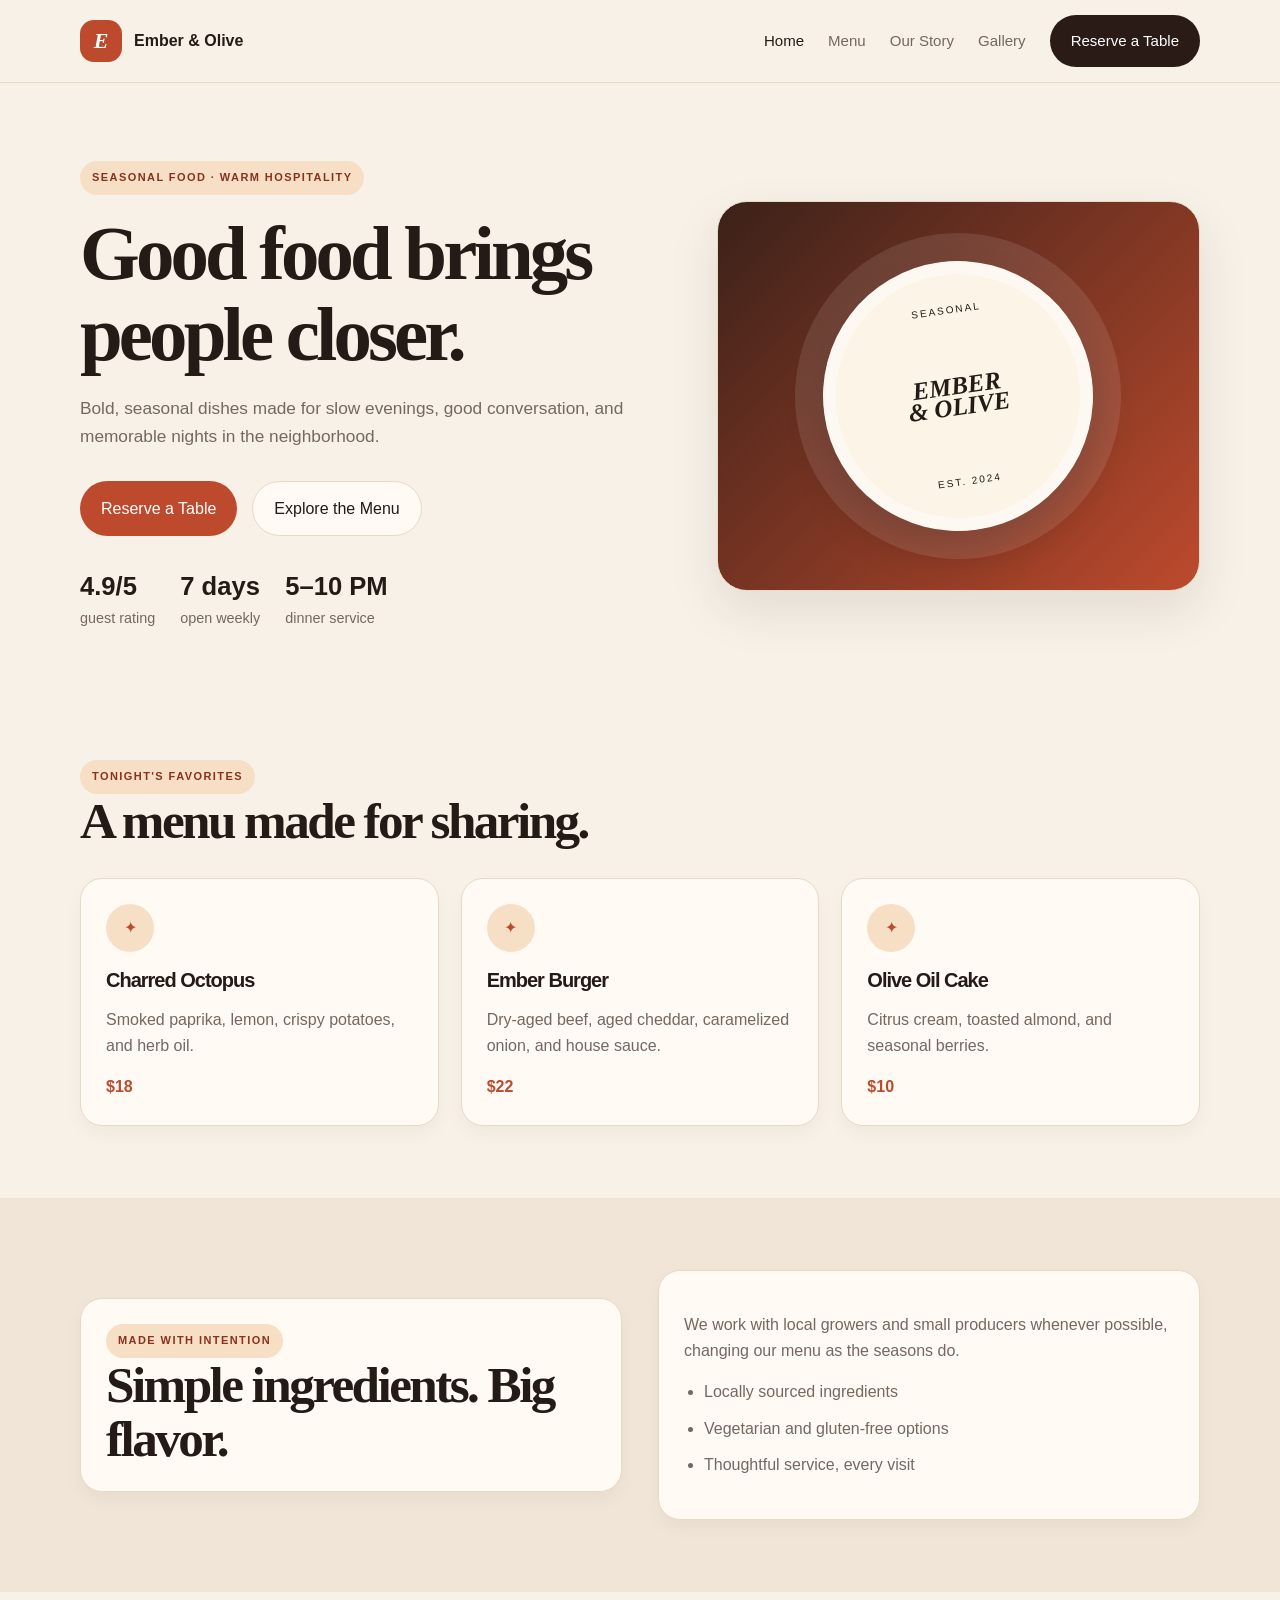
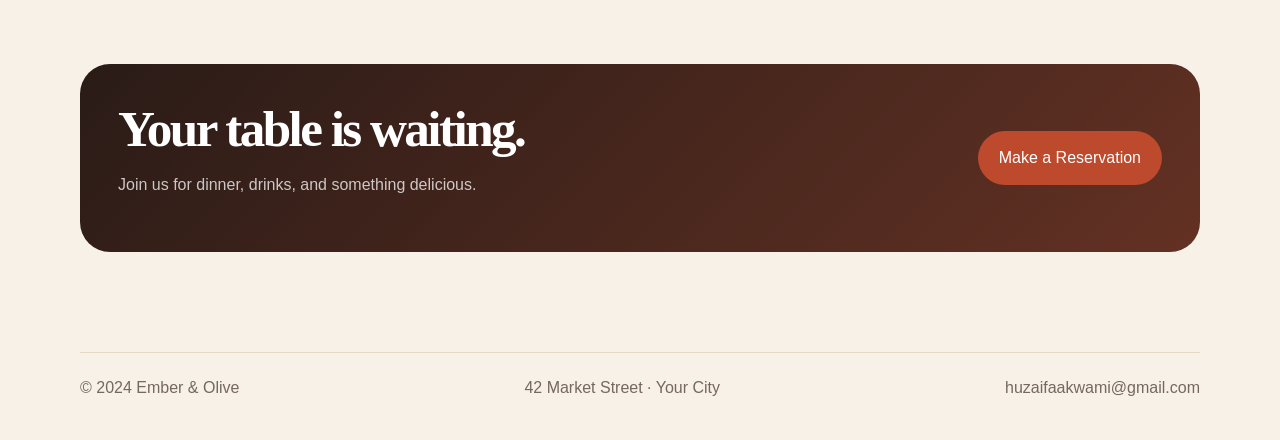
<file: projects/restaurant-website/index.html>
<!doctype html>
<html lang="en">
<head>
  <meta charset="UTF-8">
  <meta name="viewport" content="width=device-width,initial-scale=1">
  <meta name="description" content="Ember & Olive is a modern neighborhood restaurant serving seasonal food and warm hospitality.">
  <title>Ember & Olive | Home</title>
  <link rel="stylesheet" href="style.css">
</head>
<body>
<header class="site-header"><div class="container nav-wrap"><a class="brand" href="index.html"><span class="brand-mark">E</span><span>Ember &amp; Olive</span></a><nav><a class="active" href="index.html">Home</a><a href="menu.html">Menu</a><a href="about.html">Our Story</a><a href="gallery.html">Gallery</a><a class="button button-dark" href="reservations.html">Reserve a Table</a></nav></div></header>
<main>
<section class="hero"><div class="container hero-grid"><div><span class="eyebrow">Seasonal food · warm hospitality</span><h1>Good food brings people closer.</h1><p class="lead">Bold, seasonal dishes made for slow evenings, good conversation, and memorable nights in the neighborhood.</p><div class="actions"><a class="button button-primary" href="reservations.html">Reserve a Table</a><a class="button button-light" href="menu.html">Explore the Menu</a></div><div class="stats"><span><strong>4.9/5</strong> guest rating</span><span><strong>7 days</strong> open weekly</span><span><strong>5–10 PM</strong> dinner service</span></div></div><div class="hero-art"><div class="plate"><small>seasonal</small><b>EMBER<br>&amp; OLIVE</b><small>EST. 2024</small></div></div></div></section>
<section><div class="container"><div class="section-head"><span class="eyebrow">Tonight's favorites</span><h2>A menu made for sharing.</h2></div><div class="cards"><article><span class="dish-icon">✦</span><h3>Charred Octopus</h3><p>Smoked paprika, lemon, crispy potatoes, and herb oil.</p><b class="price">$18</b></article><article><span class="dish-icon">✦</span><h3>Ember Burger</h3><p>Dry-aged beef, aged cheddar, caramelized onion, and house sauce.</p><b class="price">$22</b></article><article><span class="dish-icon">✦</span><h3>Olive Oil Cake</h3><p>Citrus cream, toasted almond, and seasonal berries.</p><b class="price">$10</b></article></div></div></section>
<section class="cream"><div class="container split"><div class="panel"><span class="eyebrow">Made with intention</span><h2>Simple ingredients. Big flavor.</h2></div><div class="panel"><p>We work with local growers and small producers whenever possible, changing our menu as the seasons do.</p><ul><li>Locally sourced ingredients</li><li>Vegetarian and gluten-free options</li><li>Thoughtful service, every visit</li></ul></div></div></section>
<section><div class="container banner"><div><h2>Your table is waiting.</h2><p>Join us for dinner, drinks, and something delicious.</p></div><a class="button button-primary" href="reservations.html">Make a Reservation</a></div></section>
</main><footer><div class="container footer-wrap"><span>© 2024 Ember &amp; Olive</span><span>42 Market Street · Your City</span><span>huzaifaakwami@gmail.com</span></div></footer>
</body></html>
</file>
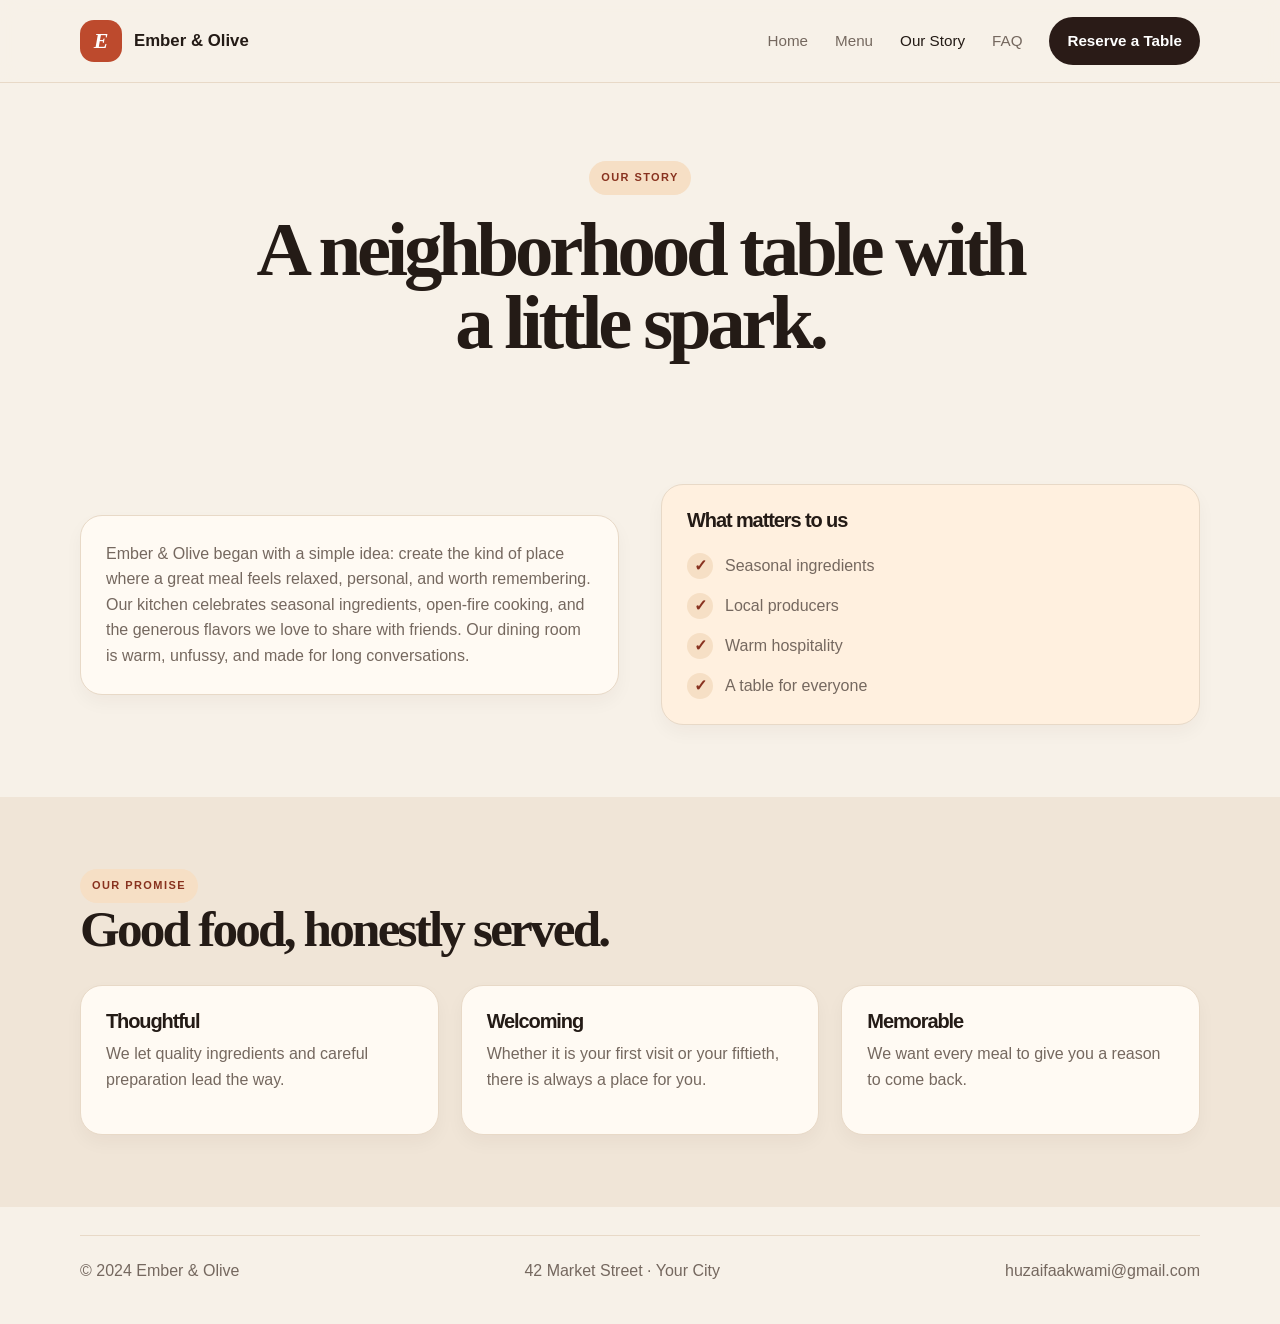
<file: projects/business-landing-page/about.html>
<!doctype html>
<html lang="en"><head><meta charset="UTF-8"><meta name="viewport" content="width=device-width,initial-scale=1"><meta name="description" content="The story and values behind Ember & Olive restaurant."><title>Ember & Olive | Our Story</title><link rel="stylesheet" href="style.css"></head><body>
<header class="site-header"><div class="container header-inner"><a class="brand" href="index.html"><span class="brand-mark">E</span><span>Ember &amp; Olive</span></a><nav class="nav"><a href="index.html">Home</a><a href="services.html">Menu</a><a class="active" href="about.html">Our Story</a><a href="faq.html">FAQ</a><a class="nav-cta" href="contact.html">Reserve a Table</a></nav></div></header>
<main><section class="page-hero compact-hero"><div class="container"><span class="eyebrow">Our story</span><h1>A neighborhood table with a little spark.</h1></div></section><section><div class="container about-grid large-gap"><div class="story-panel"><p>Ember &amp; Olive began with a simple idea: create the kind of place where a great meal feels relaxed, personal, and worth remembering.</p><p>Our kitchen celebrates seasonal ingredients, open-fire cooking, and the generous flavors we love to share with friends. Our dining room is warm, unfussy, and made for long conversations.</p></div><div class="story-panel accent-panel"><h3>What matters to us</h3><div class="feature-list"><div class="feature-item"><span class="check">✓</span><span>Seasonal ingredients</span></div><div class="feature-item"><span class="check">✓</span><span>Local producers</span></div><div class="feature-item"><span class="check">✓</span><span>Warm hospitality</span></div><div class="feature-item"><span class="check">✓</span><span>A table for everyone</span></div></div></div></div></section><section class="section-light"><div class="container"><div class="section-heading"><span class="eyebrow">Our promise</span><h2>Good food, honestly served.</h2></div><div class="promise-grid"><div class="promise-card"><h3>Thoughtful</h3><p>We let quality ingredients and careful preparation lead the way.</p></div><div class="promise-card"><h3>Welcoming</h3><p>Whether it is your first visit or your fiftieth, there is always a place for you.</p></div><div class="promise-card"><h3>Memorable</h3><p>We want every meal to give you a reason to come back.</p></div></div></div></section></main><footer class="site-footer"><div class="container footer-inner"><span>© 2024 Ember &amp; Olive</span><span>42 Market Street · Your City</span><span>huzaifaakwami@gmail.com</span></div></footer></body></html>
</file>
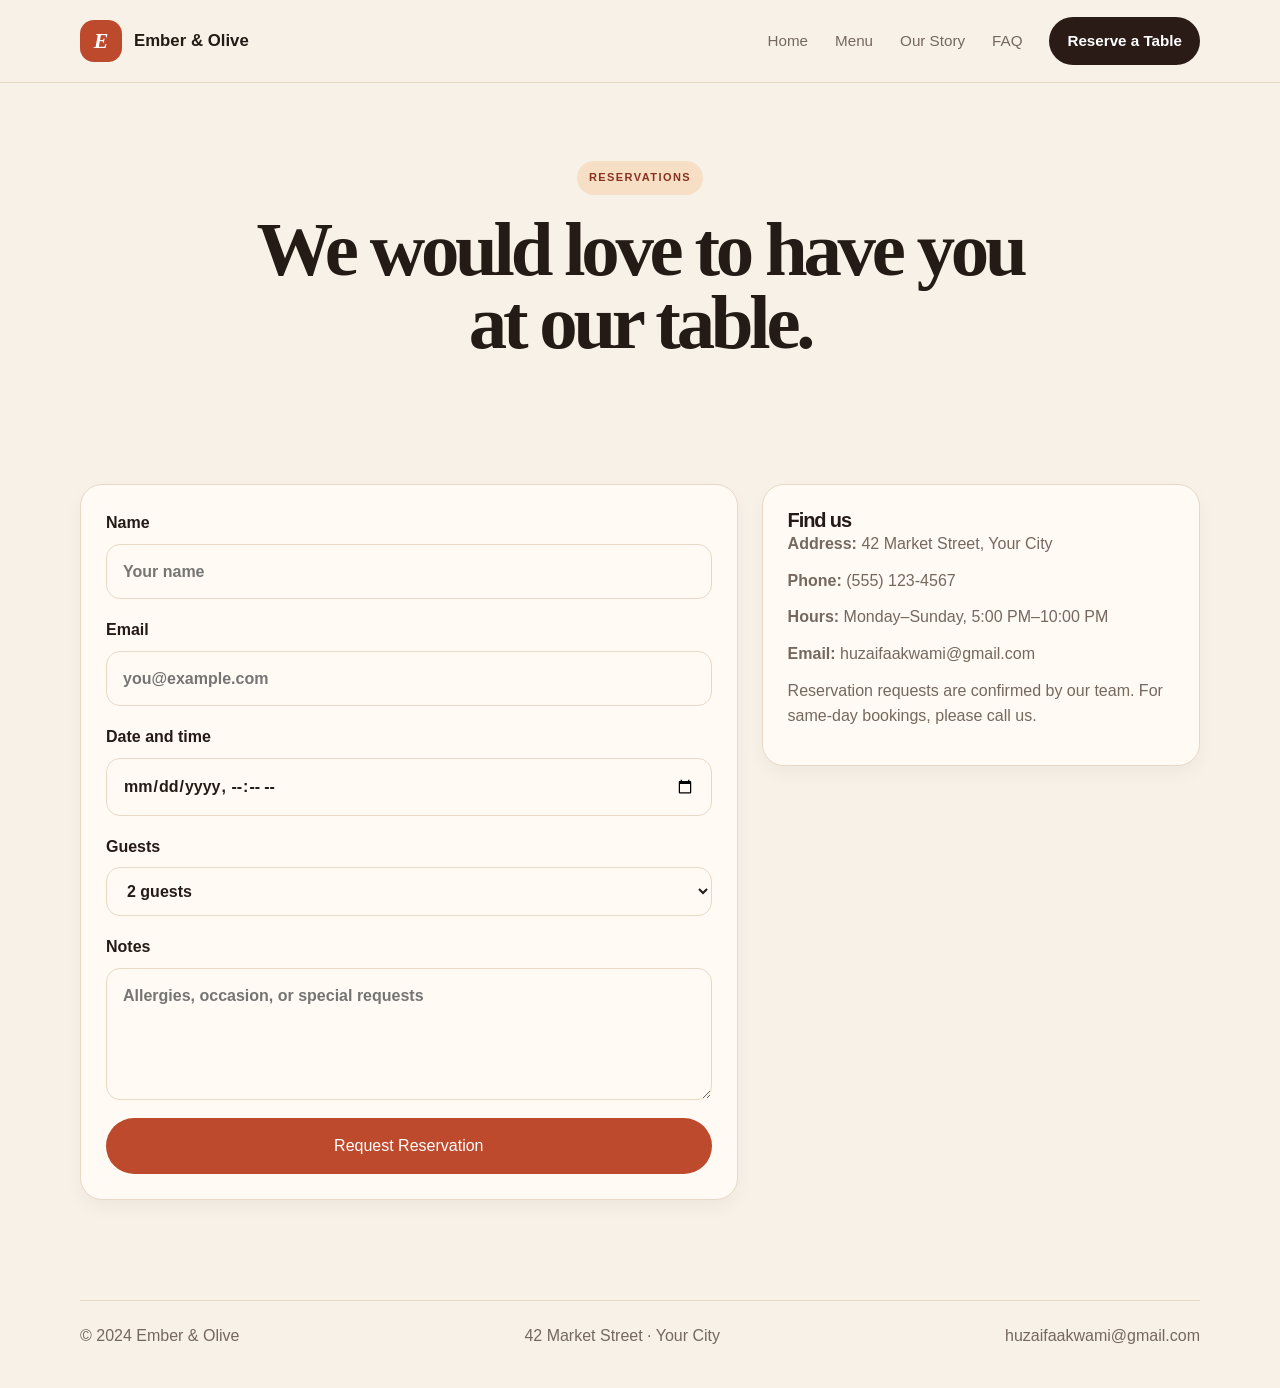
<file: projects/business-landing-page/contact.html>
<!doctype html>
<html lang="en"><head><meta charset="UTF-8"><meta name="viewport" content="width=device-width,initial-scale=1"><meta name="description" content="Reserve a table at Ember & Olive restaurant."><title>Ember & Olive | Reservations</title><link rel="stylesheet" href="style.css"></head><body>
<header class="site-header"><div class="container header-inner"><a class="brand" href="index.html"><span class="brand-mark">E</span><span>Ember &amp; Olive</span></a><nav class="nav"><a href="index.html">Home</a><a href="services.html">Menu</a><a href="about.html">Our Story</a><a href="faq.html">FAQ</a><a class="nav-cta active" href="contact.html">Reserve a Table</a></nav></div></header>
<main><section class="page-hero compact-hero"><div class="container"><span class="eyebrow">Reservations</span><h1>We would love to have you at our table.</h1></div></section><section><div class="container contact-grid"><div class="contact-panel"><form class="contact-form" action="mailto:huzaifaakwami@gmail.com" method="post" enctype="text/plain"><label>Name<input name="name" type="text" placeholder="Your name" required></label><label>Email<input name="email" type="email" placeholder="you@example.com" required></label><label>Date and time<input name="reservation" type="datetime-local" required></label><label>Guests<select name="guests"><option>2 guests</option><option>3–4 guests</option><option>5–8 guests</option><option>Private event</option></select></label><label>Notes<textarea name="notes" rows="4" placeholder="Allergies, occasion, or special requests"></textarea></label><button class="button button-primary" type="submit">Request Reservation</button></form></div><div class="contact-panel info-panel"><h3>Find us</h3><p><strong>Address:</strong> 42 Market Street, Your City</p><p><strong>Phone:</strong> (555) 123-4567</p><p><strong>Hours:</strong> Monday–Sunday, 5:00 PM–10:00 PM</p><p><strong>Email:</strong> huzaifaakwami@gmail.com</p><p>Reservation requests are confirmed by our team. For same-day bookings, please call us.</p></div></div></section></main><footer class="site-footer"><div class="container footer-inner"><span>© 2024 Ember &amp; Olive</span><span>42 Market Street · Your City</span><span>huzaifaakwami@gmail.com</span></div></footer></body></html>
</file>
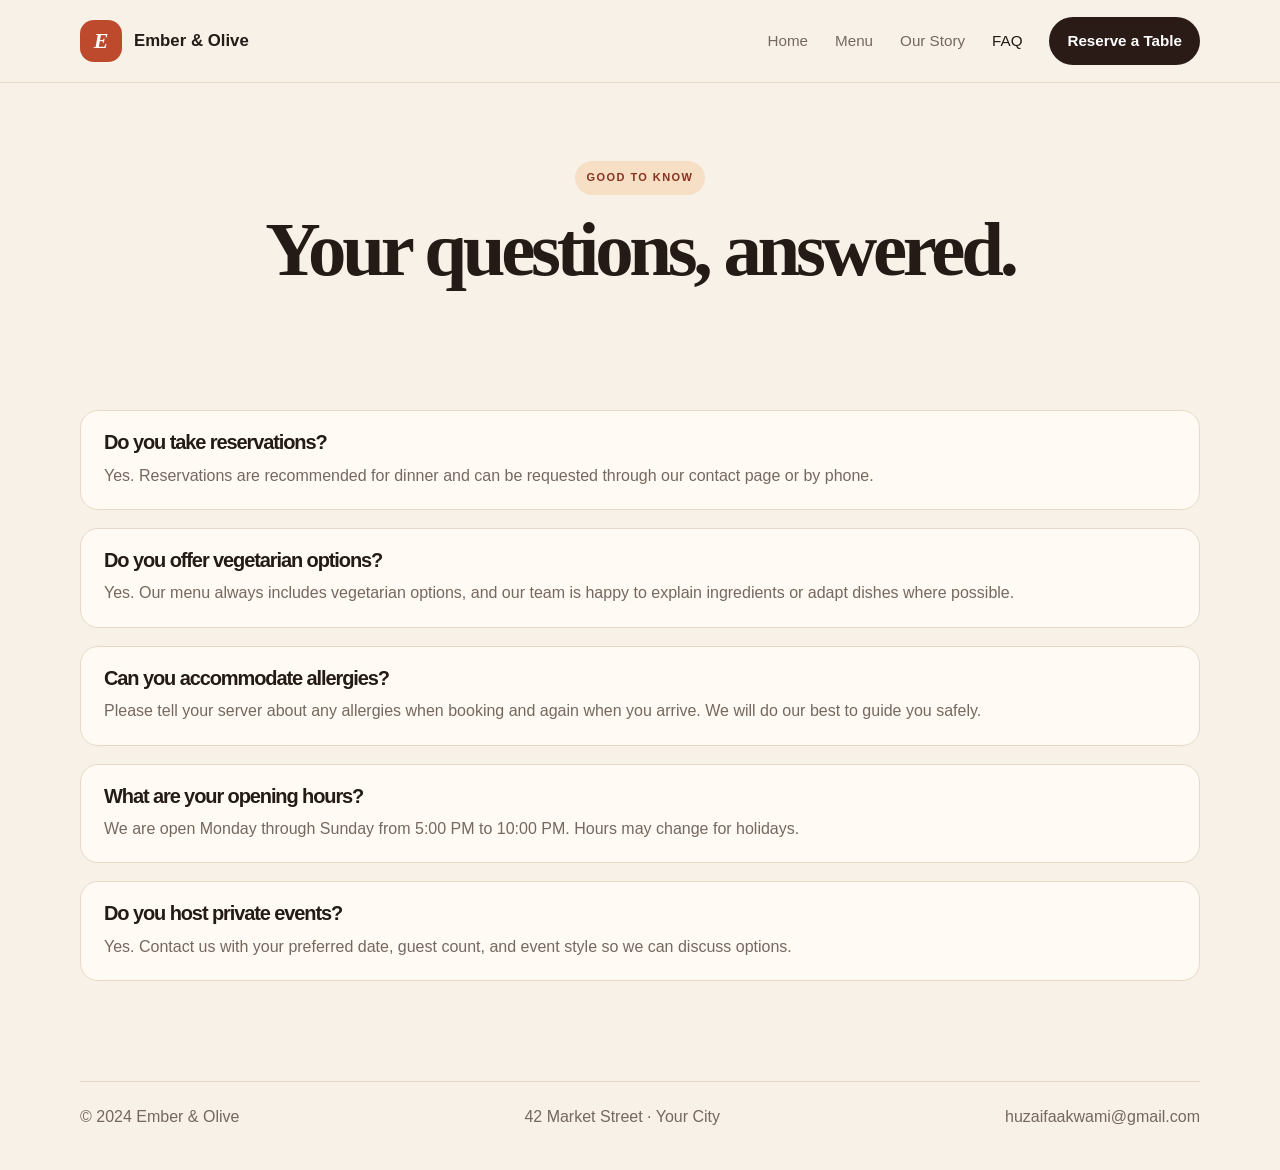
<file: projects/business-landing-page/faq.html>
<!doctype html>
<html lang="en"><head><meta charset="UTF-8"><meta name="viewport" content="width=device-width,initial-scale=1"><meta name="description" content="Frequently asked questions about Ember & Olive restaurant reservations and dining."><title>Ember & Olive | FAQ</title><link rel="stylesheet" href="style.css"></head><body>
<header class="site-header"><div class="container header-inner"><a class="brand" href="index.html"><span class="brand-mark">E</span><span>Ember &amp; Olive</span></a><nav class="nav"><a href="index.html">Home</a><a href="services.html">Menu</a><a href="about.html">Our Story</a><a class="active" href="faq.html">FAQ</a><a class="nav-cta" href="contact.html">Reserve a Table</a></nav></div></header>
<main><section class="page-hero compact-hero"><div class="container"><span class="eyebrow">Good to know</span><h1>Your questions, answered.</h1></div></section><section><div class="container faq-list"><div class="faq-item"><h3>Do you take reservations?</h3><p>Yes. Reservations are recommended for dinner and can be requested through our contact page or by phone.</p></div><div class="faq-item"><h3>Do you offer vegetarian options?</h3><p>Yes. Our menu always includes vegetarian options, and our team is happy to explain ingredients or adapt dishes where possible.</p></div><div class="faq-item"><h3>Can you accommodate allergies?</h3><p>Please tell your server about any allergies when booking and again when you arrive. We will do our best to guide you safely.</p></div><div class="faq-item"><h3>What are your opening hours?</h3><p>We are open Monday through Sunday from 5:00 PM to 10:00 PM. Hours may change for holidays.</p></div><div class="faq-item"><h3>Do you host private events?</h3><p>Yes. Contact us with your preferred date, guest count, and event style so we can discuss options.</p></div></div></section></main><footer class="site-footer"><div class="container footer-inner"><span>© 2024 Ember &amp; Olive</span><span>42 Market Street · Your City</span><span>huzaifaakwami@gmail.com</span></div></footer></body></html>
</file>
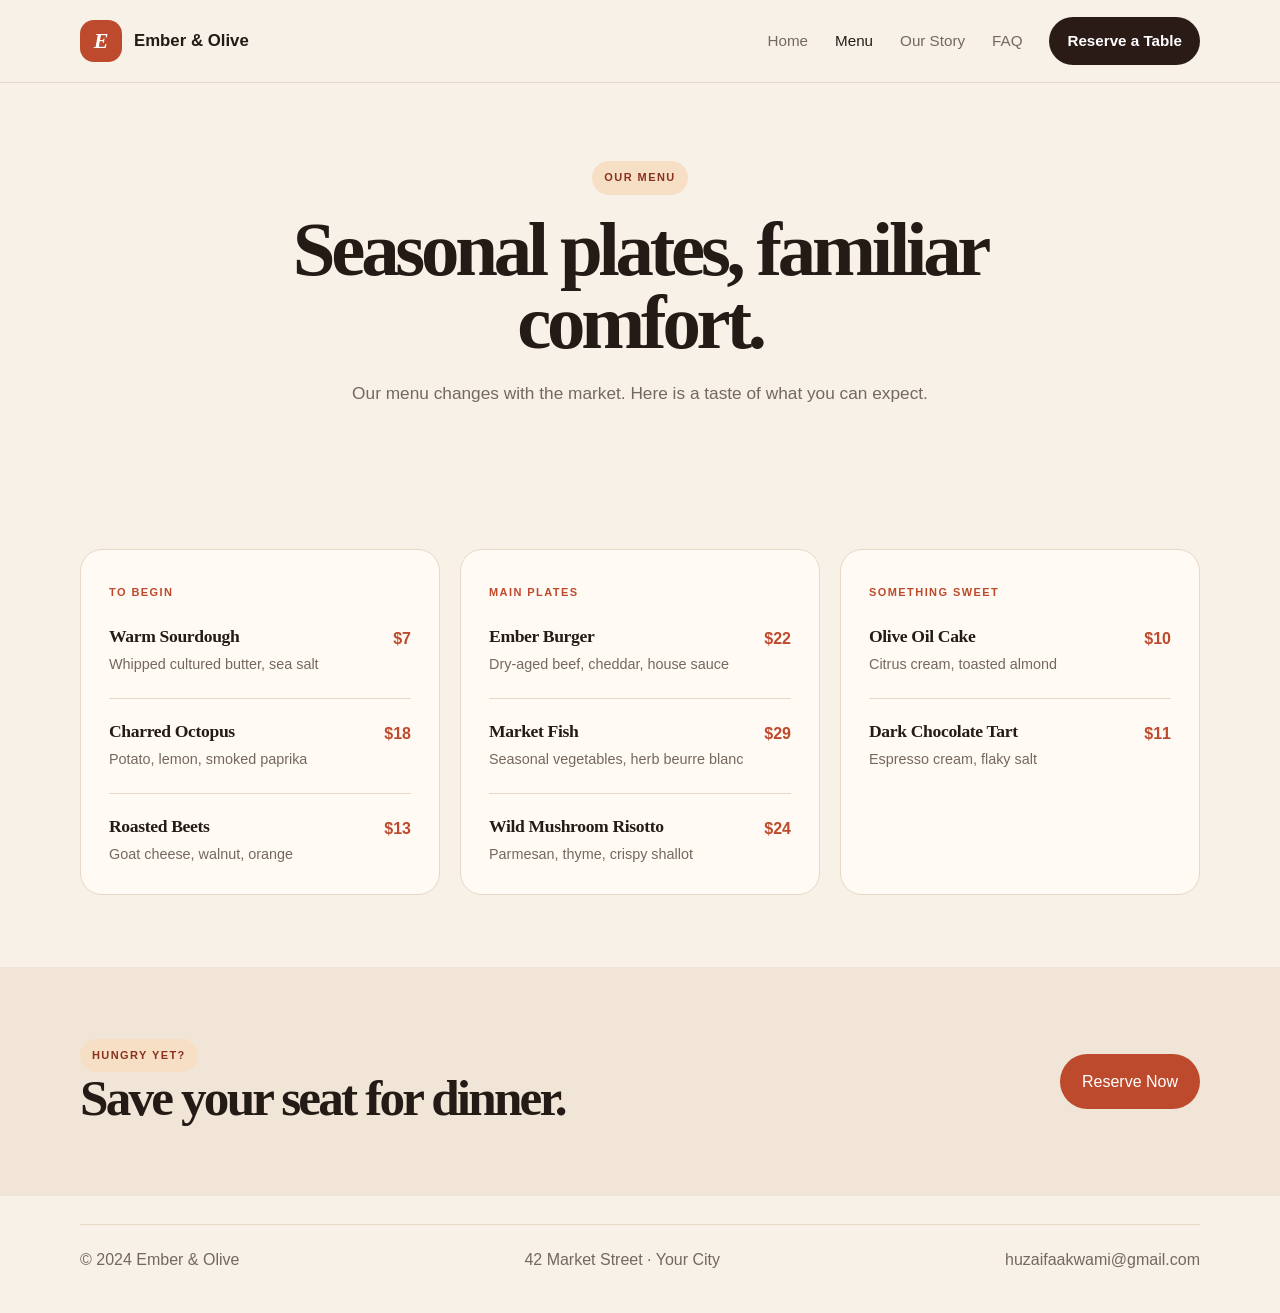
<file: projects/business-landing-page/services.html>
<!doctype html>
<html lang="en"><head><meta charset="UTF-8"><meta name="viewport" content="width=device-width,initial-scale=1"><meta name="description" content="Explore the Ember & Olive dinner menu."><title>Ember & Olive | Menu</title><link rel="stylesheet" href="style.css"></head><body>
<header class="site-header"><div class="container header-inner"><a class="brand" href="index.html"><span class="brand-mark">E</span><span>Ember &amp; Olive</span></a><nav class="nav"><a href="index.html">Home</a><a class="active" href="services.html">Menu</a><a href="about.html">Our Story</a><a href="faq.html">FAQ</a><a class="nav-cta" href="contact.html">Reserve a Table</a></nav></div></header>
<main><section class="page-hero compact-hero"><div class="container"><span class="eyebrow">Our menu</span><h1>Seasonal plates, familiar comfort.</h1><p class="lead centered">Our menu changes with the market. Here is a taste of what you can expect.</p></div></section><section><div class="container menu-grid"><article class="menu-card"><span class="menu-label">To begin</span><div class="menu-item"><div><h3>Warm Sourdough</h3><p>Whipped cultured butter, sea salt</p></div><strong>$7</strong></div><div class="menu-item"><div><h3>Charred Octopus</h3><p>Potato, lemon, smoked paprika</p></div><strong>$18</strong></div><div class="menu-item"><div><h3>Roasted Beets</h3><p>Goat cheese, walnut, orange</p></div><strong>$13</strong></div></article><article class="menu-card"><span class="menu-label">Main plates</span><div class="menu-item"><div><h3>Ember Burger</h3><p>Dry-aged beef, cheddar, house sauce</p></div><strong>$22</strong></div><div class="menu-item"><div><h3>Market Fish</h3><p>Seasonal vegetables, herb beurre blanc</p></div><strong>$29</strong></div><div class="menu-item"><div><h3>Wild Mushroom Risotto</h3><p>Parmesan, thyme, crispy shallot</p></div><strong>$24</strong></div></article><article class="menu-card"><span class="menu-label">Something sweet</span><div class="menu-item"><div><h3>Olive Oil Cake</h3><p>Citrus cream, toasted almond</p></div><strong>$10</strong></div><div class="menu-item"><div><h3>Dark Chocolate Tart</h3><p>Espresso cream, flaky salt</p></div><strong>$11</strong></div></article></div></section><section class="section-light"><div class="container cta-inline"><div><span class="eyebrow">Hungry yet?</span><h2>Save your seat for dinner.</h2></div><a class="button button-primary" href="contact.html">Reserve Now</a></div></section></main><footer class="site-footer"><div class="container footer-inner"><span>© 2024 Ember &amp; Olive</span><span>42 Market Street · Your City</span><span>huzaifaakwami@gmail.com</span></div></footer></body></html>
</file>
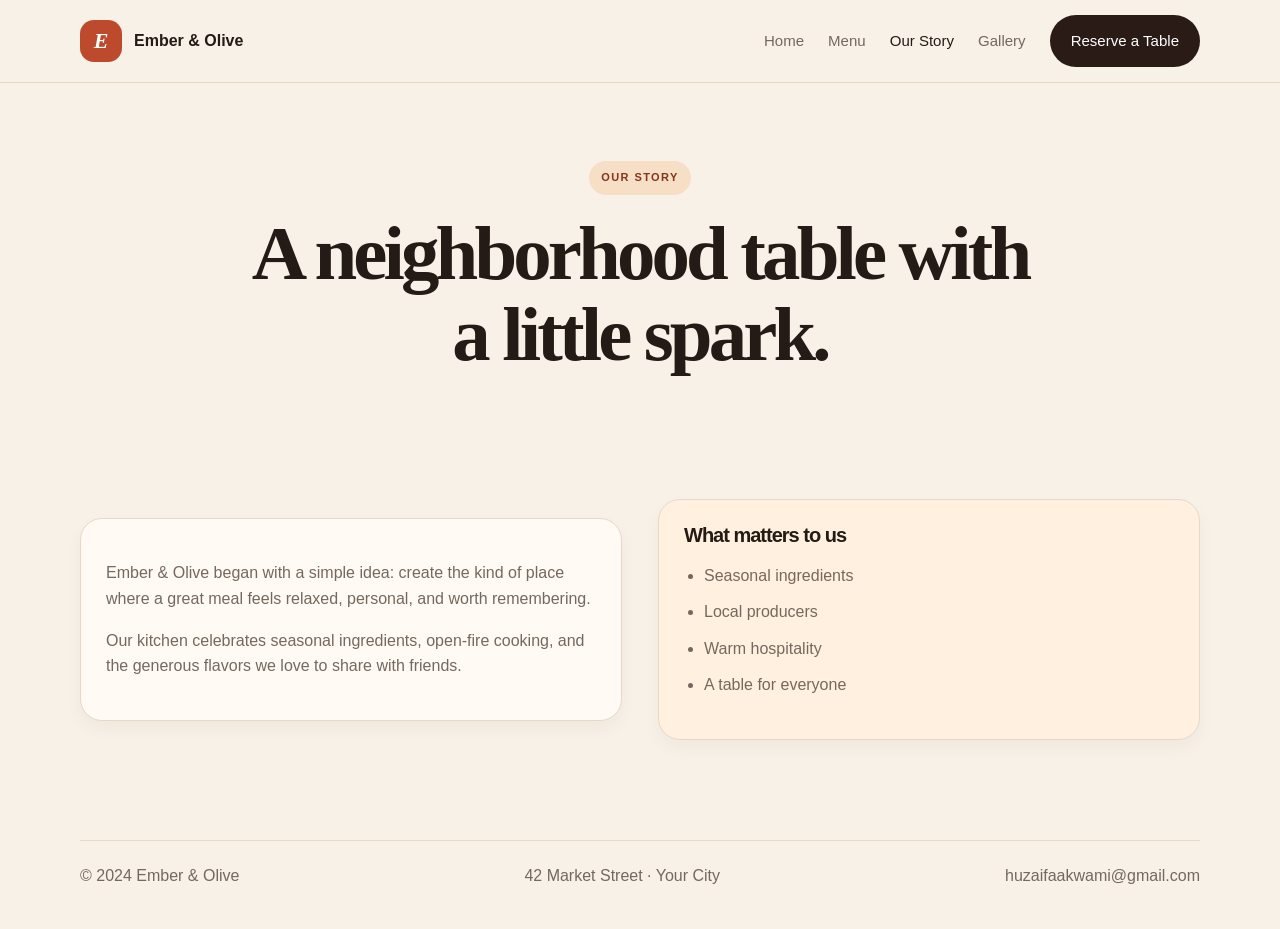
<file: projects/restaurant-website/about.html>
<!doctype html>
<html lang="en"><head><meta charset="UTF-8"><meta name="viewport" content="width=device-width,initial-scale=1"><title>Ember & Olive | Our Story</title><link rel="stylesheet" href="style.css"></head><body>
<header class="site-header"><div class="container nav-wrap"><a class="brand" href="index.html"><span class="brand-mark">E</span><span>Ember &amp; Olive</span></a><nav><a href="index.html">Home</a><a href="menu.html">Menu</a><a class="active" href="about.html">Our Story</a><a href="gallery.html">Gallery</a><a class="button button-dark" href="reservations.html">Reserve a Table</a></nav></div></header>
<main><section class="page-hero"><span class="eyebrow">Our story</span><h1>A neighborhood table with a little spark.</h1></section><section><div class="container split"><div class="panel"><p>Ember &amp; Olive began with a simple idea: create the kind of place where a great meal feels relaxed, personal, and worth remembering.</p><p>Our kitchen celebrates seasonal ingredients, open-fire cooking, and the generous flavors we love to share with friends.</p></div><div class="panel accent"><h3>What matters to us</h3><ul><li>Seasonal ingredients</li><li>Local producers</li><li>Warm hospitality</li><li>A table for everyone</li></ul></div></div></section></main><footer><div class="container footer-wrap"><span>© 2024 Ember &amp; Olive</span><span>42 Market Street · Your City</span><span>huzaifaakwami@gmail.com</span></div></footer></body></html>
</file>
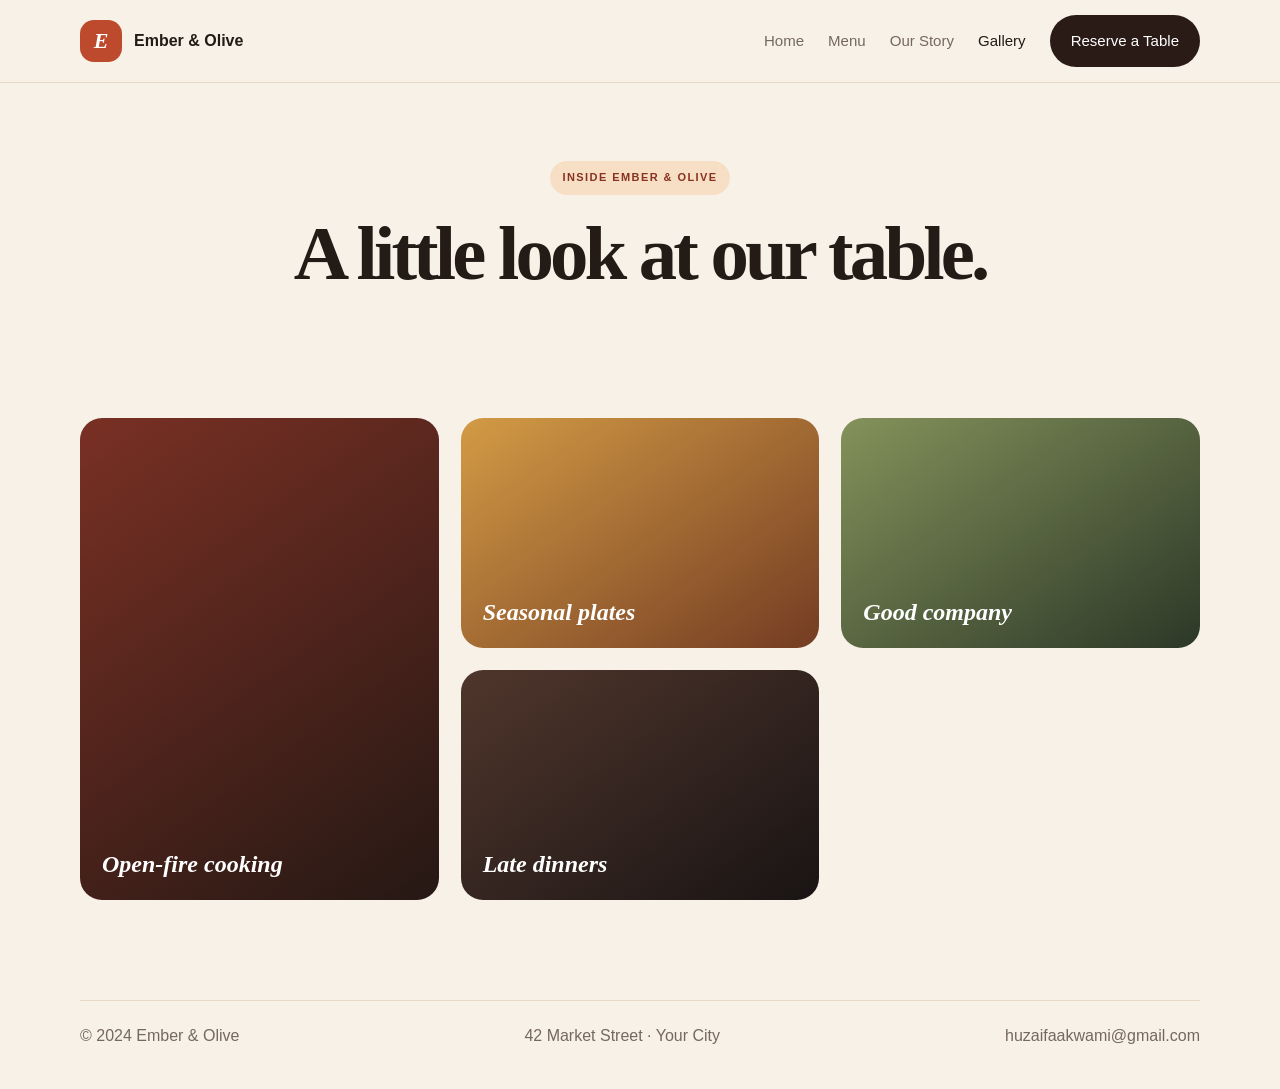
<file: projects/restaurant-website/gallery.html>
<!doctype html>
<html lang="en"><head><meta charset="UTF-8"><meta name="viewport" content="width=device-width,initial-scale=1"><title>Ember & Olive | Gallery</title><link rel="stylesheet" href="style.css"></head><body>
<header class="site-header"><div class="container nav-wrap"><a class="brand" href="index.html"><span class="brand-mark">E</span><span>Ember &amp; Olive</span></a><nav><a href="index.html">Home</a><a href="menu.html">Menu</a><a href="about.html">Our Story</a><a class="active" href="gallery.html">Gallery</a><a class="button button-dark" href="reservations.html">Reserve a Table</a></nav></div></header>
<main><section class="page-hero"><span class="eyebrow">Inside Ember & Olive</span><h1>A little look at our table.</h1></section><section><div class="container gallery"><div class="gallery-card tall"><span>Open-fire cooking</span></div><div class="gallery-card gold"><span>Seasonal plates</span></div><div class="gallery-card olive"><span>Good company</span></div><div class="gallery-card dark"><span>Late dinners</span></div></div></section></main><footer><div class="container footer-wrap"><span>© 2024 Ember &amp; Olive</span><span>42 Market Street · Your City</span><span>huzaifaakwami@gmail.com</span></div></footer></body></html>
</file>
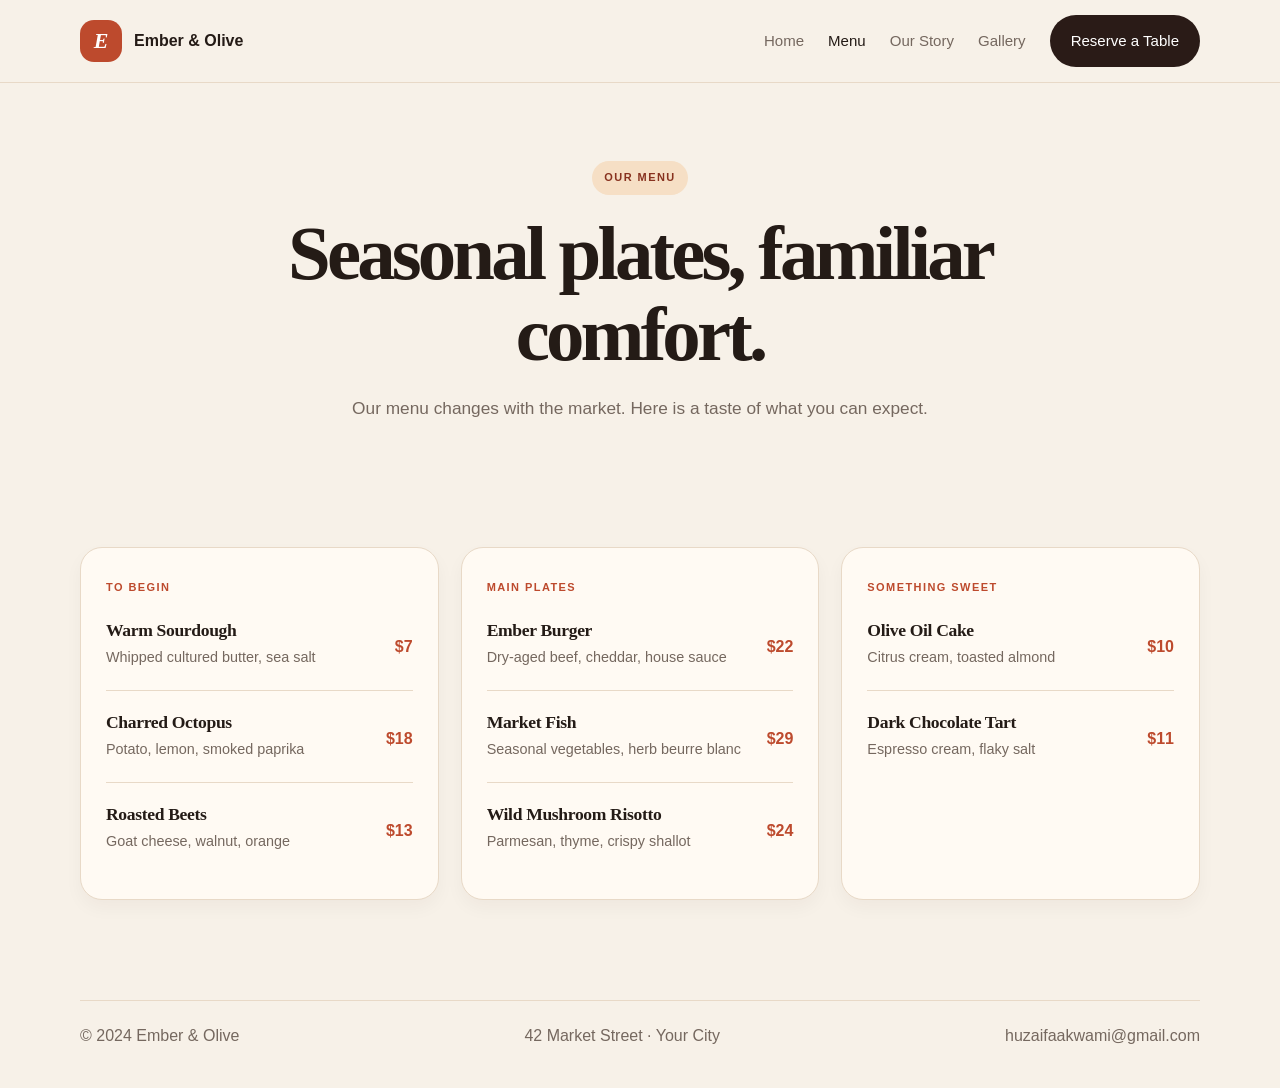
<file: projects/restaurant-website/menu.html>
<!doctype html>
<html lang="en"><head><meta charset="UTF-8"><meta name="viewport" content="width=device-width,initial-scale=1"><title>Ember & Olive | Menu</title><link rel="stylesheet" href="style.css"></head><body>
<header class="site-header"><div class="container nav-wrap"><a class="brand" href="index.html"><span class="brand-mark">E</span><span>Ember &amp; Olive</span></a><nav><a href="index.html">Home</a><a class="active" href="menu.html">Menu</a><a href="about.html">Our Story</a><a href="gallery.html">Gallery</a><a class="button button-dark" href="reservations.html">Reserve a Table</a></nav></div></header>
<main><section class="page-hero"><span class="eyebrow">Our menu</span><h1>Seasonal plates, familiar comfort.</h1><p class="lead center">Our menu changes with the market. Here is a taste of what you can expect.</p></section><section><div class="container menu-grid"><article class="menu-card"><span class="menu-label">To begin</span><div class="menu-item"><div><h3>Warm Sourdough</h3><p>Whipped cultured butter, sea salt</p></div><b>$7</b></div><div class="menu-item"><div><h3>Charred Octopus</h3><p>Potato, lemon, smoked paprika</p></div><b>$18</b></div><div class="menu-item"><div><h3>Roasted Beets</h3><p>Goat cheese, walnut, orange</p></div><b>$13</b></div></article><article class="menu-card"><span class="menu-label">Main plates</span><div class="menu-item"><div><h3>Ember Burger</h3><p>Dry-aged beef, cheddar, house sauce</p></div><b>$22</b></div><div class="menu-item"><div><h3>Market Fish</h3><p>Seasonal vegetables, herb beurre blanc</p></div><b>$29</b></div><div class="menu-item"><div><h3>Wild Mushroom Risotto</h3><p>Parmesan, thyme, crispy shallot</p></div><b>$24</b></div></article><article class="menu-card"><span class="menu-label">Something sweet</span><div class="menu-item"><div><h3>Olive Oil Cake</h3><p>Citrus cream, toasted almond</p></div><b>$10</b></div><div class="menu-item"><div><h3>Dark Chocolate Tart</h3><p>Espresso cream, flaky salt</p></div><b>$11</b></div></article></div></section></main><footer><div class="container footer-wrap"><span>© 2024 Ember &amp; Olive</span><span>42 Market Street · Your City</span><span>huzaifaakwami@gmail.com</span></div></footer></body></html>
</file>
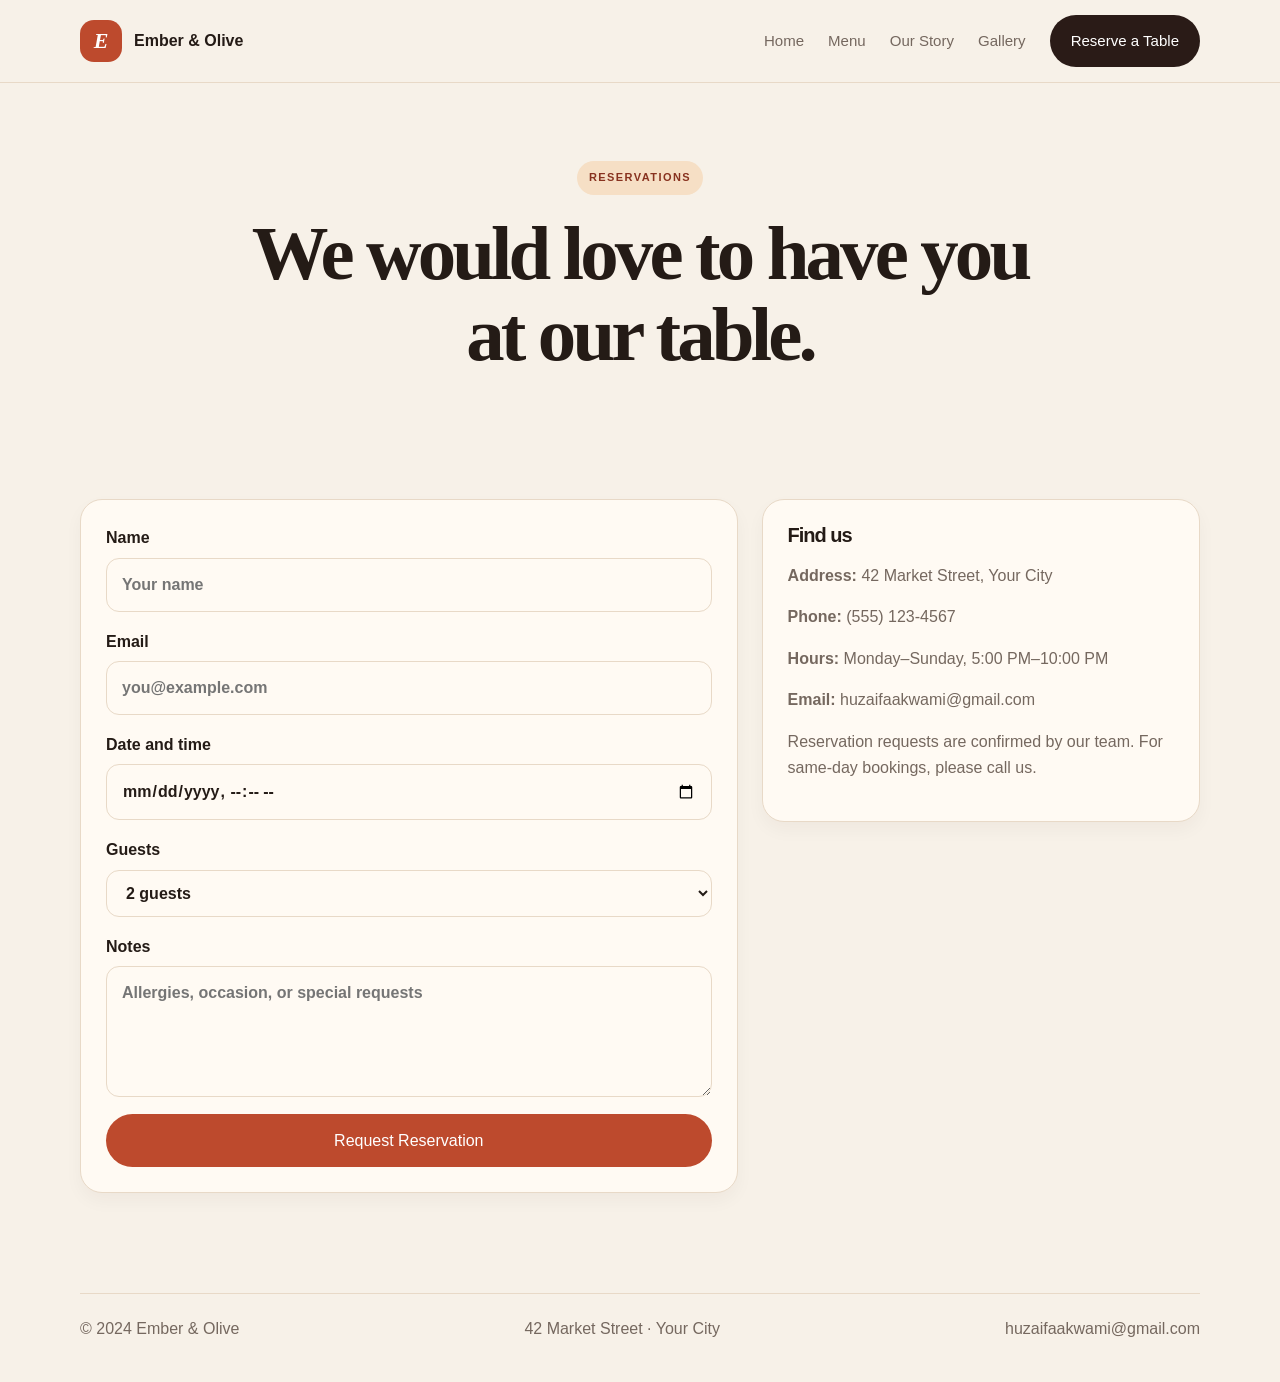
<file: projects/restaurant-website/reservations.html>
<!doctype html>
<html lang="en"><head><meta charset="UTF-8"><meta name="viewport" content="width=device-width,initial-scale=1"><title>Ember & Olive | Reservations</title><link rel="stylesheet" href="style.css"></head><body>
<header class="site-header"><div class="container nav-wrap"><a class="brand" href="index.html"><span class="brand-mark">E</span><span>Ember &amp; Olive</span></a><nav><a href="index.html">Home</a><a href="menu.html">Menu</a><a href="about.html">Our Story</a><a href="gallery.html">Gallery</a><a class="button button-dark active" href="reservations.html">Reserve a Table</a></nav></div></header>
<main><section class="page-hero"><span class="eyebrow">Reservations</span><h1>We would love to have you at our table.</h1></section><section><div class="container contact-grid"><form class="panel form" action="mailto:huzaifaakwami@gmail.com" method="post" enctype="text/plain"><label>Name<input name="name" required placeholder="Your name"></label><label>Email<input name="email" type="email" required placeholder="you@example.com"></label><label>Date and time<input name="date" type="datetime-local" required></label><label>Guests<select name="guests"><option>2 guests</option><option>3–4 guests</option><option>5–8 guests</option><option>Private event</option></select></label><label>Notes<textarea name="notes" rows="4" placeholder="Allergies, occasion, or special requests"></textarea></label><button class="button button-primary" type="submit">Request Reservation</button></form><aside class="panel"><h3>Find us</h3><p><b>Address:</b> 42 Market Street, Your City</p><p><b>Phone:</b> (555) 123-4567</p><p><b>Hours:</b> Monday–Sunday, 5:00 PM–10:00 PM</p><p><b>Email:</b> huzaifaakwami@gmail.com</p><p class="muted">Reservation requests are confirmed by our team. For same-day bookings, please call us.</p></aside></div></section></main><footer><div class="container footer-wrap"><span>© 2024 Ember &amp; Olive</span><span>42 Market Street · Your City</span><span>huzaifaakwami@gmail.com</span></div></footer></body></html>
</file>
<file: projects/restaurant-website/style.css>
:root{--bg:#f7f1e8;--panel:#fffaf3;--ink:#241b16;--muted:#75685f;--line:#e8d9c7;--accent:#bd4a2d;--accent-dark:#88321f;--gold:#d39b45;--dark:#2a1b17;--shadow:0 20px 50px rgba(58,35,20,.1)}*{box-sizing:border-box}html{scroll-behavior:smooth}body{margin:0;background:var(--bg);color:var(--ink);font-family:Arial,Helvetica,sans-serif;line-height:1.6}a{color:inherit;text-decoration:none}.container{width:min(1120px,calc(100% - 32px));margin:auto}.site-header{position:sticky;top:0;z-index:10;background:rgba(247,241,232,.94);backdrop-filter:blur(12px);border-bottom:1px solid var(--line)}.nav-wrap{height:82px;display:flex;align-items:center;justify-content:space-between}.brand{display:flex;align-items:center;gap:12px;font-weight:700}.brand-mark{width:42px;height:42px;border-radius:14px;background:var(--accent);color:#fff;display:grid;place-items:center;font:italic 700 22px Georgia,serif}.nav-wrap nav{display:flex;gap:24px;align-items:center;color:var(--muted);font-size:.94rem}.nav-wrap nav a:hover,.nav-wrap nav a.active{color:var(--ink)}.button{display:inline-flex;align-items:center;justify-content:center;border:0;border-radius:999px;padding:14px 21px;font-weight:700;font:inherit;cursor:pointer}.button-primary{background:var(--accent);color:white}.button-primary:hover{background:var(--accent-dark)}.button-light{background:var(--panel);border:1px solid var(--line)}.button-dark{background:var(--dark);color:#fff!important}.eyebrow{display:inline-block;background:#f6dfc5;color:var(--accent-dark);font-size:11px;font-weight:700;letter-spacing:.13em;text-transform:uppercase;padding:8px 12px;border-radius:999px}.hero{padding:78px 0 58px}.hero-grid{display:grid;grid-template-columns:1.1fr .9fr;gap:46px;align-items:center}h1,h2,h3{margin:0;line-height:1.06;letter-spacing:-.05em}h1,h2{font-family:Georgia,serif}h1{font-size:clamp(2.8rem,6vw,5rem);margin-top:18px}h2{font-size:clamp(2rem,4vw,3.2rem)}h3{font-size:1.25rem}.lead{max-width:600px;color:var(--muted);font-size:1.08rem;margin:20px 0 0}.actions{display:flex;gap:15px;flex-wrap:wrap;margin-top:30px}.stats{display:flex;gap:25px;flex-wrap:wrap;margin-top:30px;color:var(--muted);font-size:.9rem}.stats strong{display:block;color:var(--ink);font-size:1.6rem}.hero-art{min-height:390px;display:grid;place-items:center;border:1px solid var(--line);border-radius:30px;background:radial-gradient(circle at 50% 45%,#efc278 0 8%,transparent 8.5%),radial-gradient(circle at 45% 55%,#b94b2e 0 13%,transparent 13.5%),radial-gradient(circle at 62% 55%,#6c7b35 0 11%,transparent 11.5%),linear-gradient(135deg,#3b2119,#bd4a2d);box-shadow:var(--shadow)}.plate{width:270px;height:270px;border-radius:50%;background:#fbf4e7;border:13px solid rgba(255,255,255,.45);box-shadow:0 0 0 28px rgba(255,255,255,.1),0 24px 40px rgba(0,0,0,.2);display:grid;place-items:center;text-align:center;transform:rotate(-8deg)}.plate b{font:italic 700 25px Georgia,serif;line-height:.85}.plate small{font-size:10px;letter-spacing:.2em;text-transform:uppercase}section{padding:72px 0}.section-head{margin-bottom:30px}.cards,.menu-grid,.gallery{display:grid;grid-template-columns:repeat(3,minmax(0,1fr));gap:22px}.cards article,.menu-card,.panel{background:var(--panel);border:1px solid var(--line);border-radius:22px;padding:25px;box-shadow:0 8px 18px rgba(58,35,20,.04)}.dish-icon{width:48px;height:48px;border-radius:50%;background:#f6dfc5;color:var(--accent);display:grid;place-items:center;margin-bottom:18px}.cards p,.menu-item p,.panel p,.muted{color:var(--muted)}.price,.menu-item>b{display:block;color:var(--accent);margin-top:14px}.cream{background:#f0e5d7}.split{display:grid;grid-template-columns:1fr 1fr;gap:36px;align-items:center}.panel ul{padding-left:20px;color:var(--muted)}.panel li{margin:11px 0}.accent{background:#fff0df}.banner{background:linear-gradient(135deg,#2a1b17,#633123);color:#fff;border-radius:30px;padding:38px;display:flex;justify-content:space-between;align-items:center;gap:20px;flex-wrap:wrap}.banner p{color:rgba(255,255,255,.75)}.page-hero{text-align:center;padding:78px 0 52px}.page-hero h1{max-width:800px;margin:18px auto 0}.center{margin-left:auto;margin-right:auto}.menu-item{display:flex;justify-content:space-between;gap:16px;padding:21px 0;border-bottom:1px solid var(--line)}.menu-item:last-child{border-bottom:0}.menu-item h3{font:700 1.1rem Georgia,serif;letter-spacing:-.02em}.menu-item p{font-size:.9rem;margin:5px 0 0}.menu-label{color:var(--accent);font-size:11px;font-weight:700;letter-spacing:.13em;text-transform:uppercase}.gallery-card{min-height:230px;border-radius:22px;padding:22px;display:flex;align-items:end;color:#fff;font:italic 700 1.5rem Georgia,serif;background:linear-gradient(145deg,#bd4a2d,#3b2119)}.gallery-card.tall{min-height:330px;grid-row:span 2;background:linear-gradient(145deg,#7a3024,#251814)}.gallery-card.gold{background:linear-gradient(145deg,#d39b45,#743c22)}.gallery-card.olive{background:linear-gradient(145deg,#84925b,#2c3827)}.gallery-card.dark{background:linear-gradient(145deg,#50362c,#191414)}.contact-grid{display:grid;grid-template-columns:1.2fr .8fr;gap:24px;align-items:start}.form{display:grid;gap:17px}.form label{display:grid;gap:7px;font-weight:700}.form input,.form select,.form textarea{width:100%;padding:13px 15px;border:1px solid var(--line);border-radius:13px;background:#fffaf3;font:inherit;color:var(--ink)}footer{padding:28px 0 40px;color:var(--muted)}.footer-wrap{border-top:1px solid var(--line);padding-top:22px;display:flex;justify-content:space-between;gap:18px;flex-wrap:wrap}@media(max-width:850px){.hero-grid,.split,.cards,.menu-grid,.gallery,.contact-grid{grid-template-columns:1fr}.nav-wrap nav{display:none}.hero-art{min-height:320px}.gallery-card.tall{min-height:230px;grid-row:auto}}
</file>
<file: projects/business-landing-page/style.css>
:root{--bg:#f7f1e8;--panel:#fffaf3;--ink:#241b16;--muted:#75685f;--line:#e8d9c7;--accent:#bd4a2d;--accent-dark:#88321f;--gold:#d39b45;--dark:#2a1b17;--shadow:0 20px 50px rgba(58,35,20,.1)}*{box-sizing:border-box}html{scroll-behavior:smooth}body{margin:0;background:var(--bg);color:var(--ink);font-family:Arial,Helvetica,sans-serif;line-height:1.6}a{color:inherit;text-decoration:none}.container{width:min(1120px,calc(100% - 32px));margin:auto}.site-header{position:sticky;top:0;z-index:20;background:rgba(247,241,232,.92);backdrop-filter:blur(12px);border-bottom:1px solid var(--line)}.header-inner{height:82px;display:flex;align-items:center;justify-content:space-between}.brand{display:flex;align-items:center;gap:12px;font-weight:700;font-size:1.05rem}.brand-mark{width:42px;height:42px;border-radius:14px;background:var(--accent);color:#fff;display:grid;place-items:center;font:italic 700 22px Georgia,serif}.nav{display:flex;align-items:center;gap:27px;color:var(--muted);font-size:.95rem}.nav a:hover,.nav a.active{color:var(--ink)}.nav-cta{background:var(--dark);color:#fff!important;padding:12px 18px;border-radius:999px;font-weight:700}.eyebrow{display:inline-block;background:#f6dfc5;color:var(--accent-dark);font-weight:700;font-size:11px;letter-spacing:.13em;text-transform:uppercase;padding:8px 12px;border-radius:999px}.hero,.page-hero{padding:78px 0 52px}.hero-grid{display:grid;grid-template-columns:1.1fr .9fr;gap:48px;align-items:center}.page-hero{text-align:center}.compact-hero h1{max-width:780px;margin:18px auto 0}.centered{margin-left:auto;margin-right:auto}h1,h2,h3{margin:0;line-height:1.06;letter-spacing:-.055em}h1{font:700 clamp(2.8rem,6vw,5rem)/.96 Georgia,serif;margin-top:18px}h2{font:700 clamp(2rem,4vw,3.2rem)/1.02 Georgia,serif}h3{font-size:1.25rem}.lead{color:var(--muted);font-size:1.08rem;max-width:600px;margin-top:20px}.hero-actions{display:flex;gap:16px;margin-top:30px;flex-wrap:wrap}.button{display:inline-flex;align-items:center;justify-content:center;padding:15px 22px;border-radius:999px;font-weight:700;border:0;cursor:pointer;font:inherit}.button-primary{background:var(--accent);color:#fff}.button-primary:hover{background:var(--accent-dark)}.button-secondary{border:1px solid var(--line);background:var(--panel)}.hero-stats{display:flex;gap:28px;margin-top:30px;flex-wrap:wrap}.stat strong{display:block;font-size:1.65rem}.stat span{font-size:.9rem;color:var(--muted)}.hero-visual{min-height:390px;border:1px solid var(--line);border-radius:30px;box-shadow:var(--shadow);display:grid;place-items:center;overflow:hidden}.food-visual{background:radial-gradient(circle at 50% 45%,#efc278 0 8%,transparent 8.5%),radial-gradient(circle at 45% 55%,#b94b2e 0 13%,transparent 13.5%),radial-gradient(circle at 62% 55%,#6c7b35 0 11%,transparent 11.5%),linear-gradient(135deg,#3b2119,#bd4a2d)}.plate{width:270px;height:270px;border-radius:50%;background:#fbf4e7;border:13px solid rgba(255,255,255,.45);box-shadow:0 0 0 28px rgba(255,255,255,.1),0 24px 40px rgba(0,0,0,.2);display:grid;place-items:center;text-align:center;transform:rotate(-8deg)}.plate strong{font:italic 700 25px Georgia,serif;line-height:.85}.plate span,.plate small{font-size:10px;letter-spacing:.2em;text-transform:uppercase}.section-light{background:#f0e5d7}section{padding:72px 0}.section-heading{margin-bottom:30px}.service-list,.reviews,.promise-grid{display:grid;grid-template-columns:repeat(3,minmax(0,1fr));gap:22px}.service-card,.review,.feature-box,.promise-card,.contact-panel,.story-panel{background:var(--panel);border:1px solid var(--line);border-radius:22px;padding:25px;box-shadow:0 8px 18px rgba(58,35,20,.04)}.dish-icon{width:48px;height:48px;border-radius:50%;background:#f6dfc5;color:var(--accent);display:grid;place-items:center;margin-bottom:18px}.service-card h3,.feature-box h3,.promise-card h3{margin-bottom:9px}.service-card p,.review p,.feature-box p,.promise-card p,.story-panel p,.faq-item p{color:var(--muted);margin:0}.price{display:block;color:var(--accent);font-size:1.1rem;margin-top:16px}.about-grid{display:grid;grid-template-columns:1fr 1fr;gap:36px;align-items:center}.large-gap{gap:42px}.feature-list{display:grid;gap:14px;margin-top:22px}.feature-item{display:flex;align-items:center;gap:12px;color:var(--muted)}.check{width:26px;height:26px;border-radius:50%;background:#f6dfc5;display:grid;place-items:center;color:var(--accent-dark);font-weight:700;flex:none}.accent-panel{background:#fff0df}.stars{color:var(--gold);letter-spacing:.2em;margin-bottom:14px}.review strong{display:block;margin-top:18px}.cta{background:linear-gradient(135deg,#2a1b17,#633123);color:#fff;border-radius:30px;padding:38px}.cta-inner,.cta-inline{display:flex;align-items:center;justify-content:space-between;gap:22px;flex-wrap:wrap}.cta h3{font-size:clamp(2rem,4vw,3rem);margin-bottom:10px}.cta p{margin:0;color:rgba(255,255,255,.75)}.site-footer{padding:28px 0 40px;color:var(--muted)}.footer-inner{border-top:1px solid var(--line);padding-top:22px;display:flex;justify-content:space-between;gap:20px;flex-wrap:wrap}.menu-grid{display:grid;grid-template-columns:repeat(3,minmax(0,1fr));gap:20px}.menu-card{background:var(--panel);border:1px solid var(--line);border-radius:22px;padding:28px}.menu-label{color:var(--accent);font-weight:700;text-transform:uppercase;letter-spacing:.13em;font-size:11px}.menu-item{display:flex;justify-content:space-between;gap:16px;padding:22px 0;border-bottom:1px solid var(--line)}.menu-item:last-child{border-bottom:0;padding-bottom:0}.menu-item h3{font:700 1.1rem Georgia,serif;letter-spacing:-.02em}.menu-item p{color:var(--muted);font-size:.9rem;margin:6px 0 0}.menu-item>strong{color:var(--accent);white-space:nowrap}.price-tag{display:inline-block;margin-top:16px;background:#f6dfc5;color:var(--accent-dark);padding:8px 12px;border-radius:999px;font-size:.8rem;font-weight:700}.faq-list{display:grid;gap:18px}.faq-item{background:var(--panel);border:1px solid var(--line);border-radius:18px;padding:21px 23px}.faq-item h3{margin-bottom:9px}.contact-grid{display:grid;grid-template-columns:1.2fr .8fr;gap:24px;align-items:start}.contact-form{display:grid;gap:18px}.contact-form label{display:grid;gap:8px;font-weight:700}.contact-form input,.contact-form select,.contact-form textarea{width:100%;border:1px solid var(--line);border-radius:14px;padding:14px 16px;font:inherit;background:#fffaf3;color:var(--ink)}.info-panel p{color:var(--muted);margin:0 0 11px}.promise-card{min-height:150px}@media(max-width:900px){.hero-grid,.about-grid,.service-list,.reviews,.menu-grid,.contact-grid,.promise-grid{grid-template-columns:1fr}.nav{display:none}.hero-visual{min-height:320px}}
</file>
